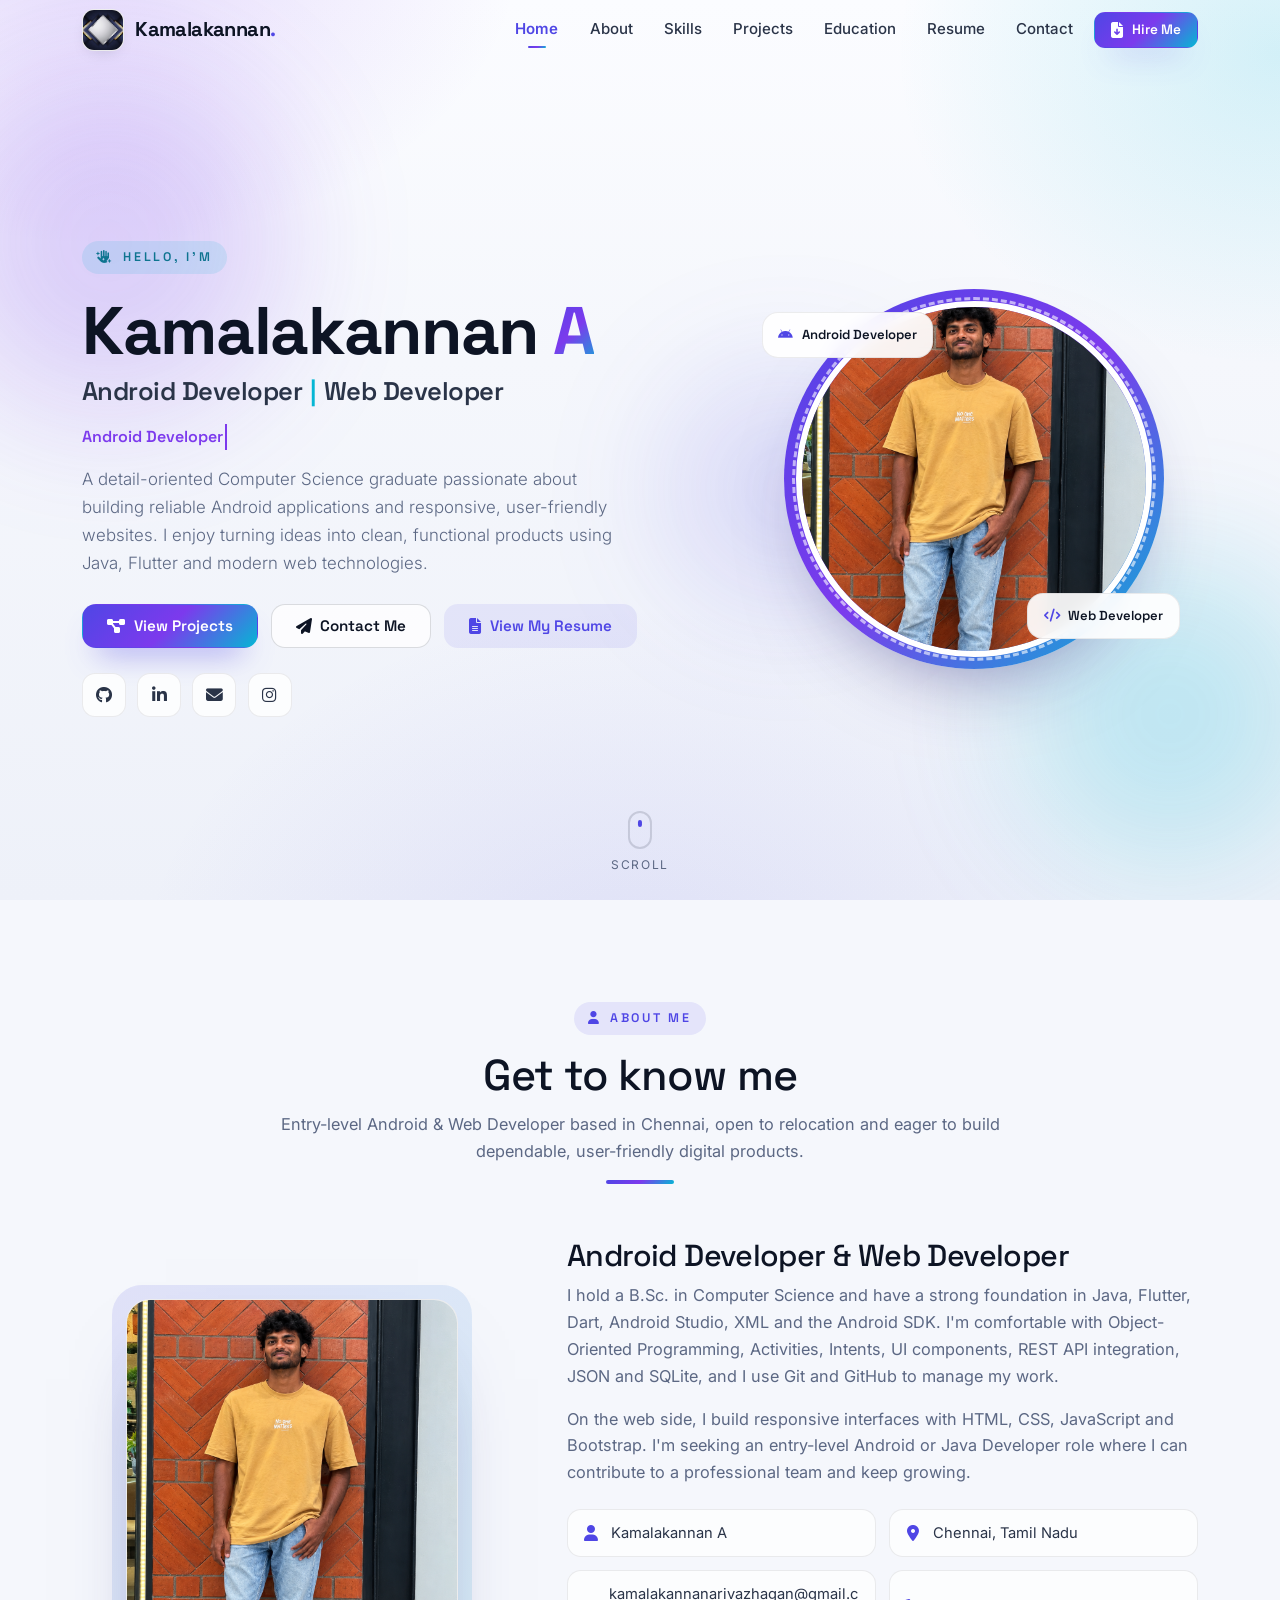
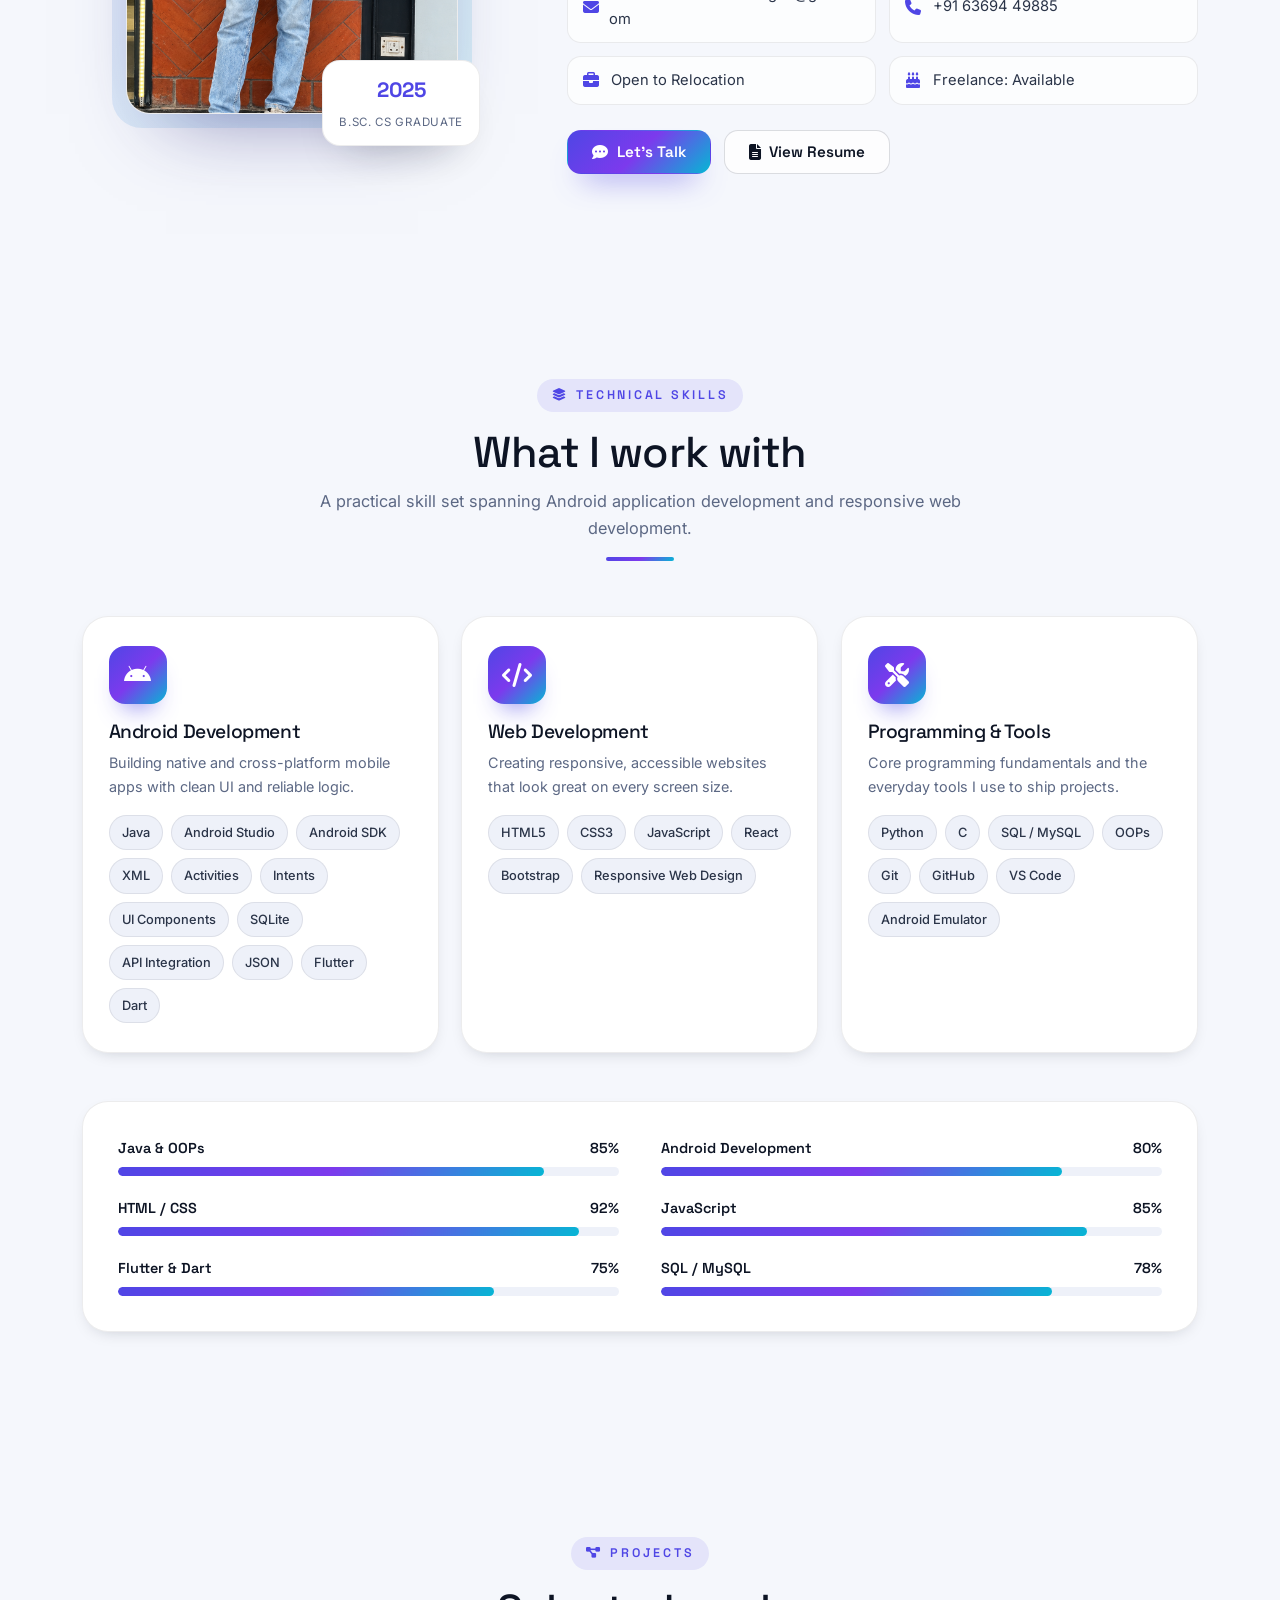
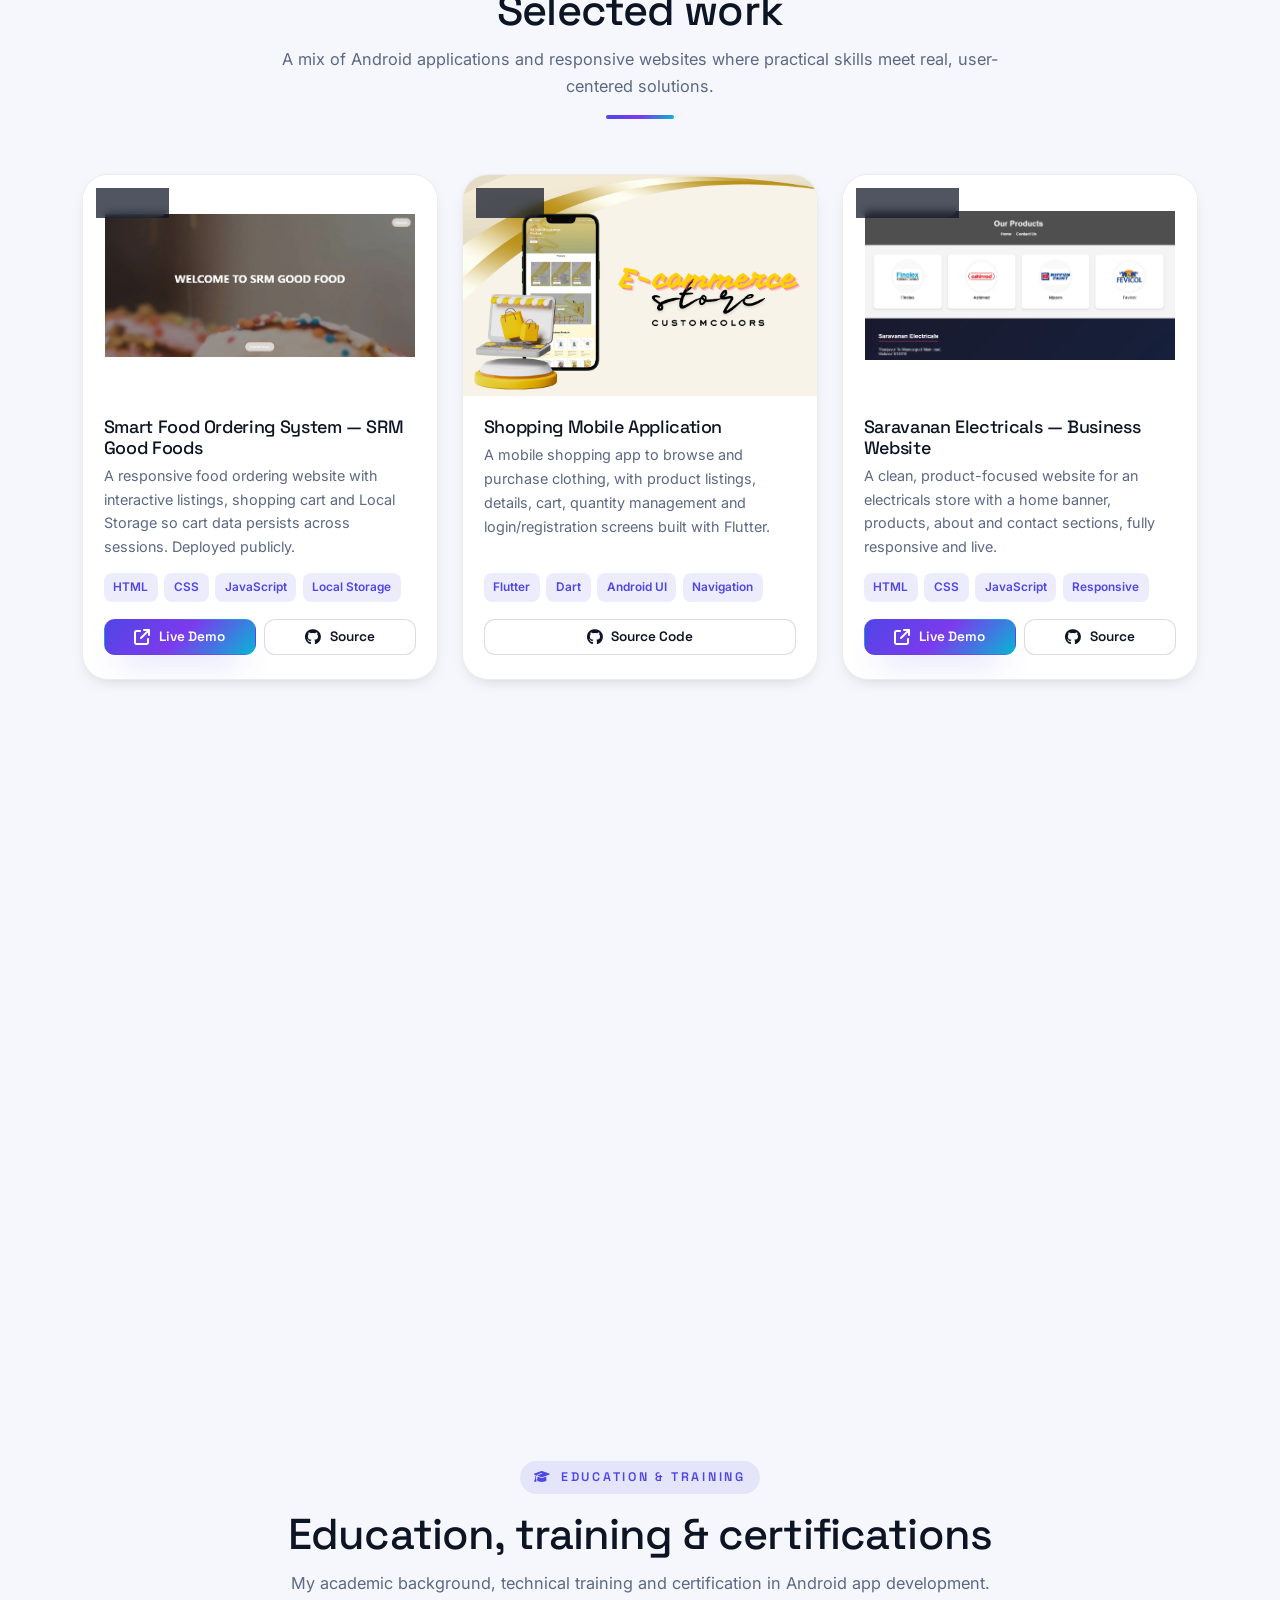
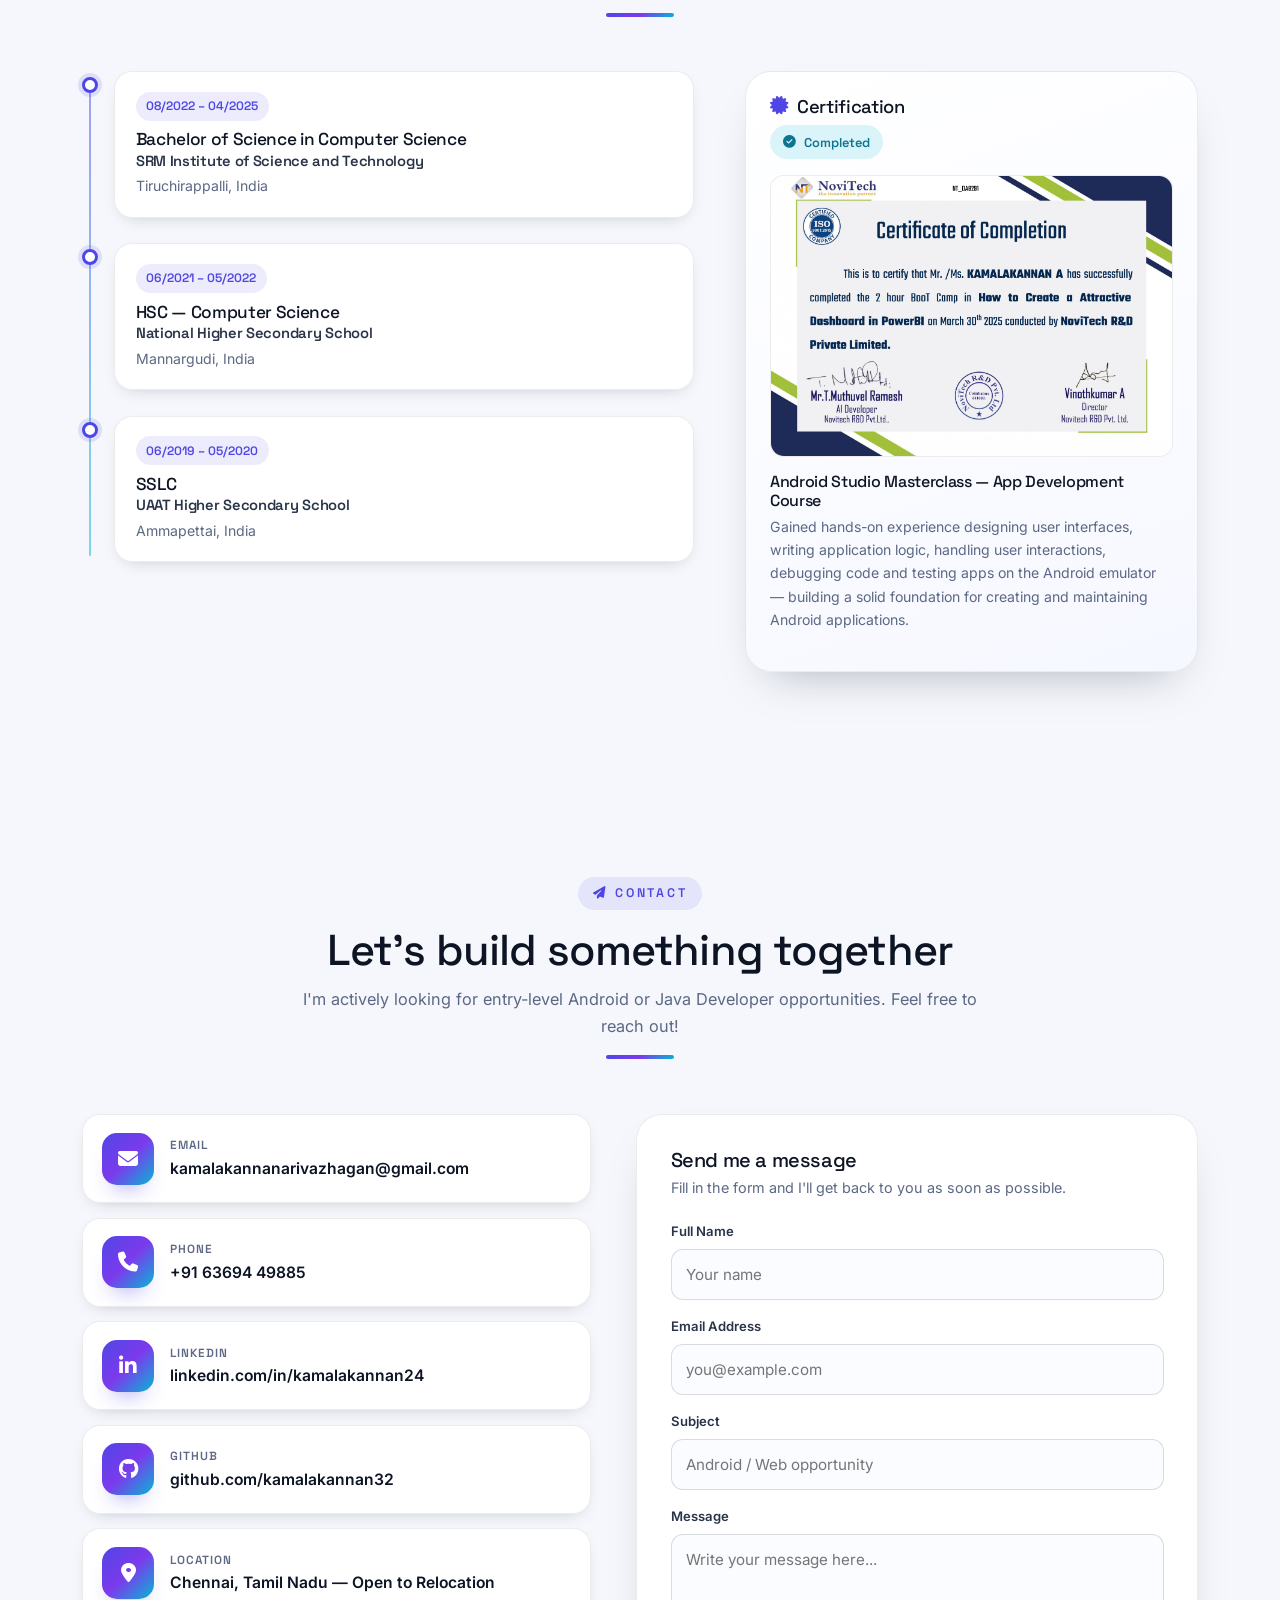
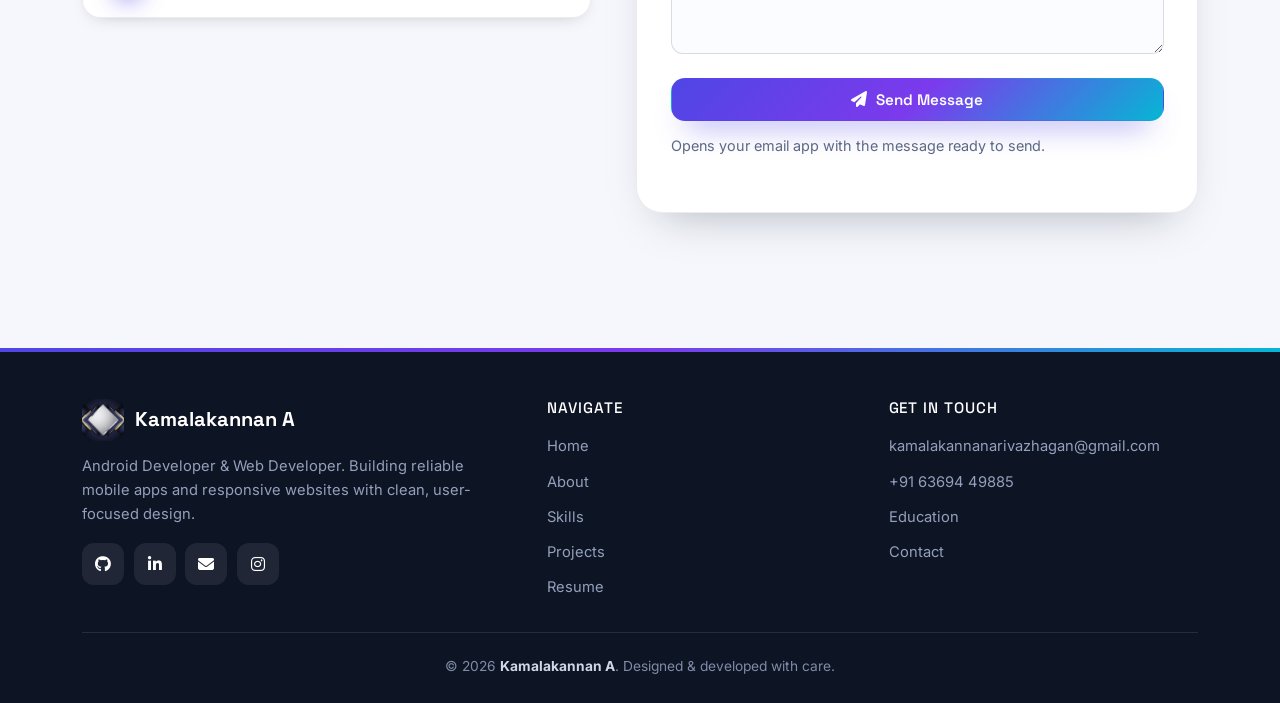
<file: index.html>
<!doctype html>
<html lang="en">

<head>
    <meta charset="utf-8">
    <meta name="viewport" content="width=device-width, initial-scale=1">
    <meta name="description"
        content="Kamalakannan A — Android Developer and Web Developer. Explore my mobile applications, responsive websites, projects and resume.">
    <meta name="author" content="Kamalakannan A">

    <title>Kamalakannan A | Android Developer &amp; Web Developer</title>

    <link rel="icon" href="pics/logo.png" type="image">
    <link rel="preconnect" href="https://fonts.googleapis.com">
    <link rel="preconnect" href="https://fonts.gstatic.com" crossorigin>
    <link
        href="https://fonts.googleapis.com/css2?family=Inter:wght@400;500;600;700&family=Space+Grotesk:wght@500;600;700&display=swap"
        rel="stylesheet">
    <link href="https://cdn.jsdelivr.net/npm/bootstrap@5.0.2/dist/css/bootstrap.min.css" rel="stylesheet"
        integrity="sha384-EVSTQN3/azprG1Anm3QDgpJLIm9Nao0Yz1ztcQTwFspd3yD65VohhpuuCOmLASjC" crossorigin="anonymous">
    <link rel="stylesheet" href="https://cdnjs.cloudflare.com/ajax/libs/font-awesome/6.5.2/css/all.min.css">
    <link rel="stylesheet" href="styles.css">
</head>

<body>
    <!-- Scroll progress -->
    <div class="scroll-progress"><span id="scrollBar"></span></div>

    <!-- ================= HEADER / NAV ================= -->
    <header class="site-header" id="siteHeader">
        <nav class="navbar navbar-expand-lg">
            <div class="container nav-inner">
                <a class="brand" href="#home">
                    <img src="pics/logo.png" class="brand-logo" alt="Kamalakannan logo">
                    <span>Kamalakannan<span class="dot">.</span></span>
                </a>

                <button class="navbar-toggler" type="button" data-bs-toggle="collapse" data-bs-target="#navMenu"
                    aria-controls="navMenu" aria-expanded="false" aria-label="Toggle navigation">
                    <span class="navbar-toggler-icon"></span>
                </button>

                <div class="collapse navbar-collapse" id="navMenu">
                    <ul class="nav-links ms-auto">
                        <li><a href="#home" class="is-active">Home</a></li>
                        <li><a href="#about">About</a></li>
                        <li><a href="#skills">Skills</a></li>
                        <li><a href="#projects">Projects</a></li>
                        <li><a href="#education">Education</a></li>
                        <li><a href="resume.html">Resume</a></li>
                        <li><a href="#contact">Contact</a></li>
                    </ul>
                    <a href="resume.html" class="btn-x btn-primary btn-sm-x nav-cta">
                        <i class="fa-solid fa-file-arrow-down"></i> Hire Me
                    </a>
                </div>  
            
            
            </div>
        </nav>
    </header>

    <main>
        <!-- ================= HERO / HOME ================= -->
        <section class="hero" id="home">
            <span class="hero-blob b1"></span>
            <span class="hero-blob b2"></span>
            <span class="hero-blob b3"></span>

            <div class="container hero-grid">
                <div class="hero-text">
                    <span class="eyebrow"><i class="fa-solid fa-hand-sparkles"></i> Hello, I'm</span>
                    <h1>Kamalakannan <span class="gradient-text">A</span></h1>
                    <h2 class="role">
                        <span>Android Developer</span>
                        <span class="sep">|</span>
                        <span>Web Developer</span>
                    </h2>
                    <p class="type-line"><span id="typewriter"></span><span class="cursor">&nbsp;</span></p>
                    <p class="lead">
                        A detail-oriented Computer Science graduate passionate about building reliable Android
                        applications and responsive, user-friendly websites. I enjoy turning ideas into clean,
                        functional products using Java, Flutter and modern web technologies.
                    </p>

                    <div class="hero-btns">
                        <a href="#projects" class="btn-x btn-primary">
                            <i class="fa-solid fa-diagram-project"></i> View Projects
                        </a>
                        <a href="#contact" class="btn-x btn-outline">
                            <i class="fa-solid fa-paper-plane"></i> Contact Me
                        </a>
                        <a href="resume.html" class="btn-x btn-ghost">
                            <i class="fa-solid fa-file-lines"></i> View My Resume
                        </a>
                    </div>

                    <div class="hero-social">
                        <a href="https://github.com/kamalakannan32" target="_blank" rel="noopener"
                            aria-label="GitHub"><i class="fa-brands fa-github"></i></a>
                        <a href="https://www.linkedin.com/in/kamalakannan24/" target="_blank" rel="noopener"
                            aria-label="LinkedIn"><i class="fa-brands fa-linkedin-in"></i></a>
                        <a href="mailto:kamalakannanarivazhagan@gmail.com" aria-label="Email">
                            <i class="fa-solid fa-envelope"></i></a>
                        <a href="https://www.instagram.com/_kamal__24_" target="_blank" rel="noopener"
                            aria-label="Instagram"><i class="fa-brands fa-instagram"></i></a>
                    </div>
                </div>

                <div class="hero-photo">
                    <div class="photo-ring">
                        <img src="pics/kamal1.png" alt="Kamalakannan A">
                    </div>
                    <div class="float-card badge-android"><i class="fa-brands fa-android"></i> Android Developer</div>
                    <div class="float-card badge-web"><i class="fa-solid fa-code"></i> Web Developer</div>
                </div>
            </div>

            <a href="#about" class="scroll-cue" aria-label="Scroll down">
                <span class="mouse"></span>
                Scroll
            </a>
        </section>

        <!-- ================= ABOUT ================= -->
        <section class="section" id="about">
            <div class="container">
                <div class="section-head reveal">
                    <span class="eyebrow"><i class="fa-solid fa-user"></i> About Me</span>
                    <h2>Get to know me</h2>
                    <p>Entry-level Android &amp; Web Developer based in Chennai, open to relocation and eager to build
                        dependable, user-friendly digital products.</p>
                    <div class="under-line"></div>
                </div>

                <div class="about-grid">
                    <div class="about-photo reveal d1">
                        <div class="frame-wrap">
                            <div class="frame">
                                <img src="pics/kamal1.png" alt="Kamalakannan A profile photo">
                            </div>
                            <div class="exp-badge">
                                <strong>2025</strong>
                                <span>B.Sc. CS Graduate</span>
                            </div>
                        </div>
                    </div>

                    <div class="about-content reveal d2">
                        <h3>Android Developer &amp; Web Developer</h3>
                        <p>
                            I hold a B.Sc. in Computer Science and have a strong foundation in Java, Flutter, Dart,
                            Android Studio, XML and the Android SDK. I'm comfortable with Object-Oriented Programming,
                            Activities, Intents, UI components, REST API integration, JSON and SQLite, and I use Git and
                            GitHub to manage my work.
                        </p>
                        <p>
                            On the web side, I build responsive interfaces with HTML, CSS, JavaScript and Bootstrap.
                            I'm seeking an entry-level Android or Java Developer role where I can contribute to a
                            professional team and keep growing.
                        </p>

                        <ul class="info-grid">
                            <li><i class="fa-solid fa-user"></i> Kamalakannan A</li>
                            <li><i class="fa-solid fa-location-dot"></i> Chennai, Tamil Nadu</li>
                            <li><i class="fa-solid fa-envelope"></i> kamalakannanarivazhagan@gmail.com</li>
                            <li><i class="fa-solid fa-phone"></i> +91 63694 49885</li>
                            <li><i class="fa-solid fa-briefcase"></i> Open to Relocation</li>
                            <li><i class="fa-solid fa-cake-candles"></i> Freelance: Available</li>
                        </ul>

                        <div class="about-actions">
                            <a href="#contact" class="btn-x btn-primary"><i class="fa-solid fa-comment-dots"></i> Let's
                                Talk</a>
                            <a href="resume.html" class="btn-x btn-outline"><i class="fa-solid fa-file-lines"></i> View
                                Resume</a>
                        </div>
                    </div>
                </div>
            </div>
        </section>

        <!-- ================= SKILLS ================= -->
        <section class="section" id="skills">
            <div class="container">
                <div class="section-head reveal">
                    <span class="eyebrow"><i class="fa-solid fa-layer-group"></i> Technical Skills</span>
                    <h2>What I work with</h2>
                    <p>A practical skill set spanning Android application development and responsive web development.</p>
                    <div class="under-line"></div>
                </div>

                <div class="skills-grid">
                    <article class="skill-card reveal d1">
                        <div class="skill-icon"><i class="fa-brands fa-android"></i></div>
                        <h3>Android Development</h3>
                        <p>Building native and cross-platform mobile apps with clean UI and reliable logic.</p>
                        <div class="chips">
                            <span class="chip">Java</span>
                            <span class="chip">Android Studio</span>
                            <span class="chip">Android SDK</span>
                            <span class="chip">XML</span>
                            <span class="chip">Activities</span>
                            <span class="chip">Intents</span>
                            <span class="chip">UI Components</span>
                            <span class="chip">SQLite</span>
                            <span class="chip">API Integration</span>
                            <span class="chip">JSON</span>
                            <span class="chip">Flutter</span>
                            <span class="chip">Dart</span>
                        </div>
                    </article>

                    <article class="skill-card reveal d2">
                        <div class="skill-icon"><i class="fa-solid fa-code"></i></div>
                        <h3>Web Development</h3>
                        <p>Creating responsive, accessible websites that look great on every screen size.</p>
                        <div class="chips">
                            <span class="chip">HTML5</span>
                            <span class="chip">CSS3</span>
                            <span class="chip">JavaScript</span>
                            <span class="chip">React</span>
                            <span class="chip">Bootstrap</span>
                            <span class="chip">Responsive Web Design</span>
                        </div>
                    </article>

                    <article class="skill-card reveal d3">
                        <div class="skill-icon"><i class="fa-solid fa-screwdriver-wrench"></i></div>
                        <h3>Programming &amp; Tools</h3>
                        <p>Core programming fundamentals and the everyday tools I use to ship projects.</p>
                        <div class="chips">
                            <span class="chip">Python</span>
                            <span class="chip">C</span>
                            <span class="chip">SQL / MySQL</span>
                            <span class="chip">OOPs</span>
                            <span class="chip">Git</span>
                            <span class="chip">GitHub</span>
                            <span class="chip">VS Code</span>
                            <span class="chip">Android Emulator</span>
                        </div>
                    </article>
                </div>

                <div class="bars reveal d2">
                    <div class="bar-item">
                        <div class="bar-top"><span>Java &amp; OOPs</span><span>85%</span></div>
                        <div class="bar-track">
                            <div class="bar-fill" data-width="85"></div>
                        </div>
                    </div>
                    <div class="bar-item">
                        <div class="bar-top"><span>Android Development</span><span>80%</span></div>
                        <div class="bar-track">
                            <div class="bar-fill" data-width="80"></div>
                        </div>
                    </div>
                    <div class="bar-item">
                        <div class="bar-top"><span>HTML / CSS</span><span>92%</span></div>
                        <div class="bar-track">
                            <div class="bar-fill" data-width="92"></div>
                        </div>
                    </div>
                    <div class="bar-item">
                        <div class="bar-top"><span>JavaScript</span><span>85%</span></div>
                        <div class="bar-track">
                            <div class="bar-fill" data-width="85"></div>
                        </div>
                    </div>
                    <div class="bar-item">
                        <div class="bar-top"><span>Flutter &amp; Dart</span><span>75%</span></div>
                        <div class="bar-track">
                            <div class="bar-fill" data-width="75"></div>
                        </div>
                    </div>
                    <div class="bar-item">
                        <div class="bar-top"><span>SQL / MySQL</span><span>78%</span></div>
                        <div class="bar-track">
                            <div class="bar-fill" data-width="78"></div>
                        </div>
                    </div>
                </div>
            </div>
        </section>

        <!-- ================= PROJECTS ================= -->
        <section class="section" id="projects">
            <div class="container">
                <div class="section-head reveal">
                    <span class="eyebrow"><i class="fa-solid fa-diagram-project"></i> Projects</span>
                    <h2>Selected work</h2>
                    <p>A mix of Android applications and responsive websites where practical skills meet real,
                        user-centered solutions.</p>
                    <div class="under-line"></div>
                </div>

                <div class="projects-grid">
                    <!-- SRM Good Foods -->
                    <article class="project-card reveal d1">
                        <div class="project-media contain">
                            <span class="project-tag">Web App</span>
                            <img src="pics/food logo.png" alt="SRM Good Food ordering website">
                        </div>
                        <div class="project-body">
                            <h3>Smart Food Ordering System — SRM Good Foods</h3>
                            <p>A responsive food ordering website with interactive listings, shopping cart and Local
                                Storage so cart data persists across sessions. Deployed publicly.</p>
                            <div class="tech-tags">
                                <span>HTML</span><span>CSS</span><span>JavaScript</span><span>Local Storage</span>
                            </div>
                            <div class="project-links">
                                <a href="https://srmgoodfoods.netlify.app/" target="_blank" rel="noopener"
                                    class="btn-x btn-primary btn-sm-x"><i class="fa-solid fa-arrow-up-right-from-square"></i>
                                    Live Demo</a>
                                <a href="https://github.com/kamalakannan32/srmgoodfoods" target="_blank" rel="noopener"
                                    class="btn-x btn-outline btn-sm-x"><i class="fa-brands fa-github"></i> Source</a>
                            </div>
                        </div>
                    </article>

                    <!-- Shopping App -->
                    <article class="project-card reveal d2">
                        <div class="project-media">
                            <span class="project-tag">Android</span>
                            <img src="pics/E-commerce.jpg" alt="Shopping mobile application">
                        </div>
                        <div class="project-body">
                            <h3>Shopping Mobile Application</h3>
                            <p>A mobile shopping app to browse and purchase clothing, with product listings, details,
                                cart, quantity management and login/registration screens built with Flutter.</p>
                            <div class="tech-tags">
                                <span>Flutter</span><span>Dart</span><span>Android UI</span><span>Navigation</span>
                            </div>
                            <div class="project-links">
                                <a href="https://github.com/kamalakannan32/Shopping-app" target="_blank" rel="noopener"
                                    class="btn-x btn-outline btn-sm-x"><i class="fa-brands fa-github"></i> Source Code</a>
                            </div>
                        </div>
                    </article>

                    <!-- Saravanan Electricals -->
                    <article class="project-card reveal d3">
                        <div class="project-media contain">
                            <span class="project-tag">Business Site</span>
                            <img src="pics/saravanan logo.png" alt="Saravanan Electricals website">
                        </div>
                        <div class="project-body">
                            <h3>Saravanan Electricals — Business Website</h3>
                            <p>A clean, product-focused website for an electricals store with a home banner, products,
                                about and contact sections, fully responsive and live.</p>
                            <div class="tech-tags">
                                <span>HTML</span><span>CSS</span><span>JavaScript</span><span>Responsive</span>
                            </div>
                            <div class="project-links">
                                <a href="https://kamalakannan32.github.io/saravanan_electricals/" target="_blank"
                                    rel="noopener" class="btn-x btn-primary btn-sm-x"><i
                                        class="fa-solid fa-arrow-up-right-from-square"></i> Live Demo</a>
                                <a href="https://github.com/kamalakannan32/saravanan_electricals" target="_blank"
                                    rel="noopener" class="btn-x btn-outline btn-sm-x"><i class="fa-brands fa-github"></i>
                                    Source</a>
                            </div>
                        </div>
                    </article>

                    <!-- Travel -->
                    <article class="project-card reveal d1">
                        <div class="project-media">
                            <span class="project-tag">Landing Page</span>
                            <img src="pics/travel banner.jpg" alt="Travel website landing page">
                        </div>
                        <div class="project-body">
                            <h3>Travel Booking Landing Page</h3>
                            <p>A visually rich travel landing page featuring destination highlights and a modern,
                                responsive layout that adapts smoothly from desktop to mobile.</p>
                            <div class="tech-tags">
                                <span>HTML</span><span>CSS</span><span>JavaScript</span><span>Responsive</span>
                            </div>
                            <div class="project-links">
                                <a href="https://github.com/kamalakannan32" target="_blank" rel="noopener"
                                    class="btn-x btn-outline btn-sm-x"><i class="fa-brands fa-github"></i> GitHub</a>
                            </div>
                        </div>
                    </article>

                    <!-- Car -->
                    <article class="project-card reveal d2">
                        <div class="project-media">
                            <span class="project-tag">Showcase</span>
                            <img src="pics/car.jpg" alt="Car showcase website">
                        </div>
                        <div class="project-body">
                            <h3>Car Showcase Website</h3>
                            <p>A sleek car showcase page with a strong hero section and card-based layout, built to
                                present vehicles clearly across all screen sizes.</p>
                            <div class="tech-tags">
                                <span>HTML</span><span>CSS</span><span>JavaScript</span><span>Responsive</span>
                            </div>
                            <div class="project-links">
                                <a href="https://github.com/kamalakannan32" target="_blank" rel="noopener"
                                    class="btn-x btn-outline btn-sm-x"><i class="fa-brands fa-github"></i> GitHub</a>
                            </div>
                        </div>
                    </article>

                    <!-- Jewellery -->
                    <article class="project-card reveal d3">
                        <div class="project-media">
                            <span class="project-tag">E-commerce</span>
                            <img src="pics/jewellery banner.jpg" alt="Jewellery store website">
                        </div>
                        <div class="project-body">
                            <h3>Jewellery Store Website</h3>
                            <p>An elegant jewellery storefront with a premium banner and product-focused sections,
                                designed with a responsive, mobile-first approach.</p>
                            <div class="tech-tags">
                                <span>HTML</span><span>CSS</span><span>JavaScript</span><span>Responsive</span>
                            </div>
                            <div class="project-links">
                                <a href="https://github.com/kamalakannan32" target="_blank" rel="noopener"
                                    class="btn-x btn-outline btn-sm-x"><i class="fa-brands fa-github"></i> GitHub</a>
                            </div>
                        </div>
                    </article>
                </div>

                <div class="text-center mt-4 reveal">
                    <a href="https://github.com/kamalakannan32?tab=repositories" target="_blank" rel="noopener"
                        class="btn-x btn-outline">
                        <i class="fa-brands fa-github"></i> View more on GitHub
                    </a>
                </div>
            </div>
        </section>

        <!-- ================= EDUCATION ================= -->
        <section class="section" id="education">
            <div class="container">
                <div class="section-head reveal">
                    <span class="eyebrow"><i class="fa-solid fa-graduation-cap"></i> Education &amp; Training</span>
                    <h2>Education, training &amp; certifications</h2>
                    <p>My academic background, technical training and certification in Android app development.</p>
                    <div class="under-line"></div>
                </div>

                <div class="edu-layout">
                    <div class="timeline reveal d1">
                        <div class="tl-item">
                            <div class="tl-card">
                                <span class="period">08/2022 – 04/2025</span>
                                <h3>Bachelor of Science in Computer Science</h3>
                                <h4>SRM Institute of Science and Technology</h4>
                                <p>Tiruchirappalli, India</p>
                            </div>
                        </div>
                        <div class="tl-item">
                            <div class="tl-card">
                                <span class="period">06/2021 – 05/2022</span>
                                <h3>HSC — Computer Science</h3>
                                <h4>National Higher Secondary School</h4>
                                <p>Mannargudi, India</p>
                            </div>
                        </div>
                        <div class="tl-item">
                            <div class="tl-card">
                                <span class="period">06/2019 – 05/2020</span>
                                <h3>SSLC</h3>
                                <h4>UAAT Higher Secondary School</h4>
                                <p>Ammapettai, India</p>
                            </div>
                        </div>
                    </div>

                    <div class="cert-card reveal d2">
                        <h3><i class="fa-solid fa-certificate"></i> Certification</h3>
                        <span class="cert-badge"><i class="fa-solid fa-circle-check"></i> Completed</span>
                        <div class="cert-media">
                            <img src="pics/kamal AI.jpg" alt="Android Studio Masterclass certificate">
                        </div>
                        <h4 style="font-size:1rem; margin-bottom:0.3rem;">Android Studio Masterclass — App Development
                            Course</h4>
                        <p>
                            Gained hands-on experience designing user interfaces, writing application logic, handling
                            user interactions, debugging code and testing apps on the Android emulator — building a
                            solid foundation for creating and maintaining Android applications.
                        </p>
                    </div>
                </div>
            </div>
        </section>

        <!-- ================= CONTACT ================= -->
        <section class="section" id="contact">
            <div class="container">
                <div class="section-head reveal">
                    <span class="eyebrow"><i class="fa-solid fa-paper-plane"></i> Contact</span>
                    <h2>Let's build something together</h2>
                    <p>I'm actively looking for entry-level Android or Java Developer opportunities. Feel free to reach
                        out!</p>
                    <div class="under-line"></div>
                </div>

                <div class="contact-layout">
                    <div class="contact-info reveal d1">
                        <a class="contact-item" href="mailto:kamalakannanarivazhagan@gmail.com">
                            <span class="ci-icon"><i class="fa-solid fa-envelope"></i></span>
                            <span>
                                <small>Email</small>
                                <strong>kamalakannanarivazhagan@gmail.com</strong>
                            </span>
                        </a>
                        <a class="contact-item" href="tel:+916369449885">
                            <span class="ci-icon"><i class="fa-solid fa-phone"></i></span>
                            <span>
                                <small>Phone</small>
                                <strong>+91 63694 49885</strong>
                            </span>
                        </a>
                        <a class="contact-item" href="https://www.linkedin.com/in/kamalakannan24/" target="_blank"
                            rel="noopener">
                            <span class="ci-icon"><i class="fa-brands fa-linkedin-in"></i></span>
                            <span>
                                <small>LinkedIn</small>
                                <strong>linkedin.com/in/kamalakannan24</strong>
                            </span>
                        </a>
                        <a class="contact-item" href="https://github.com/kamalakannan32" target="_blank" rel="noopener">
                            <span class="ci-icon"><i class="fa-brands fa-github"></i></span>
                            <span>
                                <small>GitHub</small>
                                <strong>github.com/kamalakannan32</strong>
                            </span>
                        </a>
                        <div class="contact-item">
                            <span class="ci-icon"><i class="fa-solid fa-location-dot"></i></span>
                            <span>
                                <small>Location</small>
                                <strong>Chennai, Tamil Nadu — Open to Relocation</strong>
                            </span>
                        </div>
                    </div>

                    <form class="contact-form reveal d2" id="contactForm" novalidate>
                        <h3>Send me a message</h3>
                        <p>Fill in the form and I'll get back to you as soon as possible.</p>

                        <div class="field">
                            <label for="name">Full Name</label>
                            <input type="text" id="name" name="name" placeholder="Your name" required>
                        </div>
                        <div class="field">
                            <label for="email">Email Address</label>
                            <input type="email" id="email" name="email" placeholder="you@example.com" required>
                        </div>
                        <div class="field">
                            <label for="subject">Subject</label>
                            <input type="text" id="subject" name="subject" placeholder="Android / Web opportunity">
                        </div>
                        <div class="field">
                            <label for="message">Message</label>
                            <textarea id="message" name="message" placeholder="Write your message here..." required></textarea>
                        </div>

                        <button type="submit" class="btn-x btn-primary" style="width:100%;">
                            <i class="fa-solid fa-paper-plane"></i> Send Message
                        </button>
                        <p class="form-note" id="formNote">Opens your email app with the message ready to send.</p>
                    </form>
                </div>
            </div>
        </section>
    </main>

    <!-- ================= FOOTER ================= -->
    <footer class="site-footer">
        <div class="container">
            <div class="footer-grid">
                <div>
                    <div class="footer-brand">
                        <img src="pics/logo.png" alt="Kamalakannan logo">
                        <span>Kamalakannan A</span>
                    </div>
                    <p>Android Developer &amp; Web Developer. Building reliable mobile apps and responsive websites with
                        clean, user-focused design.</p>
                    <div class="footer-social">
                        <a href="https://github.com/kamalakannan32" target="_blank" rel="noopener"
                            aria-label="GitHub"><i class="fa-brands fa-github"></i></a>
                        <a href="https://www.linkedin.com/in/kamalakannan24/" target="_blank" rel="noopener"
                            aria-label="LinkedIn"><i class="fa-brands fa-linkedin-in"></i></a>
                        <a href="mailto:kamalakannanarivazhagan@gmail.com" aria-label="Email"><i
                                class="fa-solid fa-envelope"></i></a>
                        <a href="https://www.instagram.com/_kamal__24_" target="_blank" rel="noopener"
                            aria-label="Instagram"><i class="fa-brands fa-instagram"></i></a>
                    </div>
                </div>

                <div class="footer-col">
                    <h4>Navigate</h4>
                    <ul>
                        <li><a href="#home">Home</a></li>
                        <li><a href="#about">About</a></li>
                        <li><a href="#skills">Skills</a></li>
                        <li><a href="#projects">Projects</a></li>
                        <li><a href="resume.html">Resume</a></li>
                    </ul>
                </div>

                <div class="footer-col">
                    <h4>Get in touch</h4>
                    <ul>
                        <li><a href="mailto:kamalakannanarivazhagan@gmail.com">kamalakannanarivazhagan@gmail.com</a></li>
                        <li><a href="tel:+916369449885">+91 63694 49885</a></li>
                        <li><a href="#education">Education</a></li>
                        <li><a href="#contact">Contact</a></li>
                    </ul>
                </div>
            </div>

            <div class="footer-bottom">
                &copy; <span id="year"></span> <strong>Kamalakannan A</strong>. Designed &amp; developed with care.
            </div>
        </div>
    </footer>

    <script src="https://cdn.jsdelivr.net/npm/bootstrap@5.0.2/dist/js/bootstrap.bundle.min.js"
        integrity="sha384-MrcW6ZMFYlzcLA8Nl+NtUVF0sA7MsXsP1UyJoMp4YLEuNSfAP+JcXn/tWtIaxVXM"
        crossorigin="anonymous"></script>
    <script src="script.js"></script>
</body>

</html>
</file>
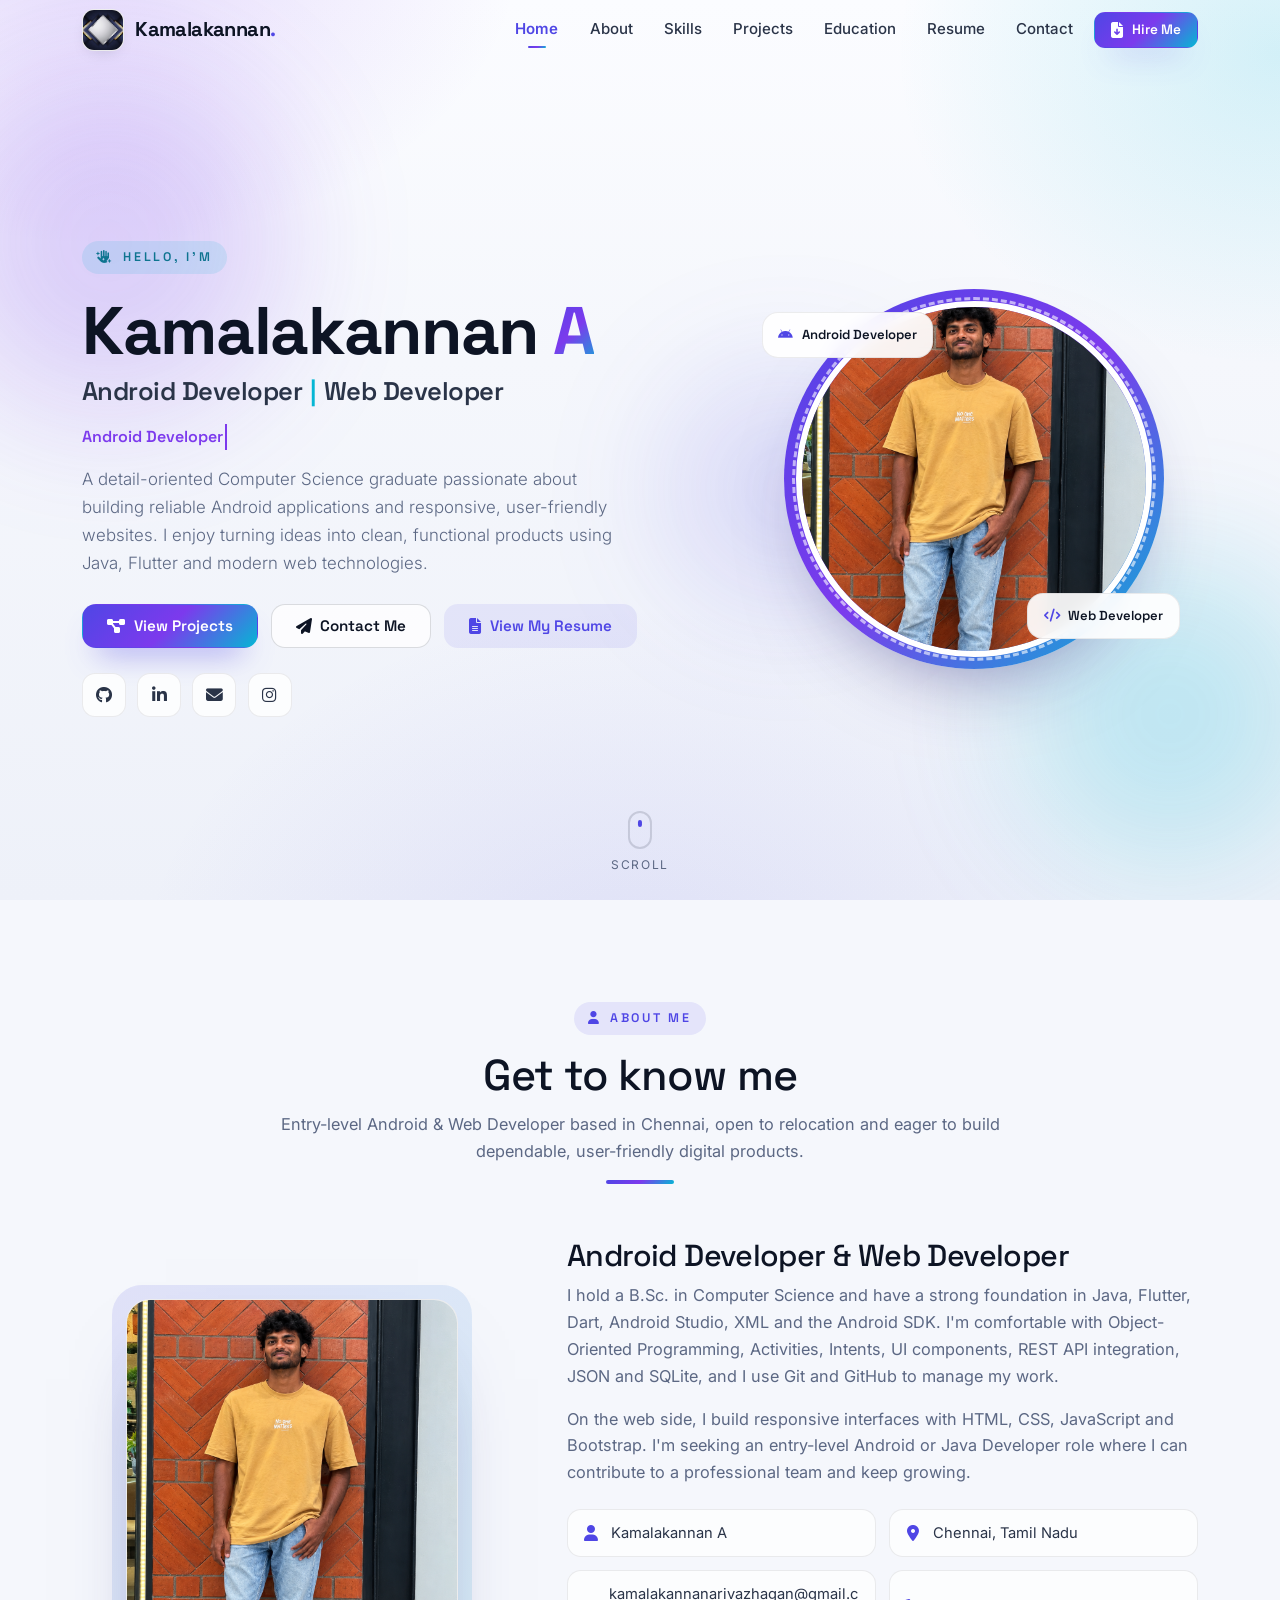
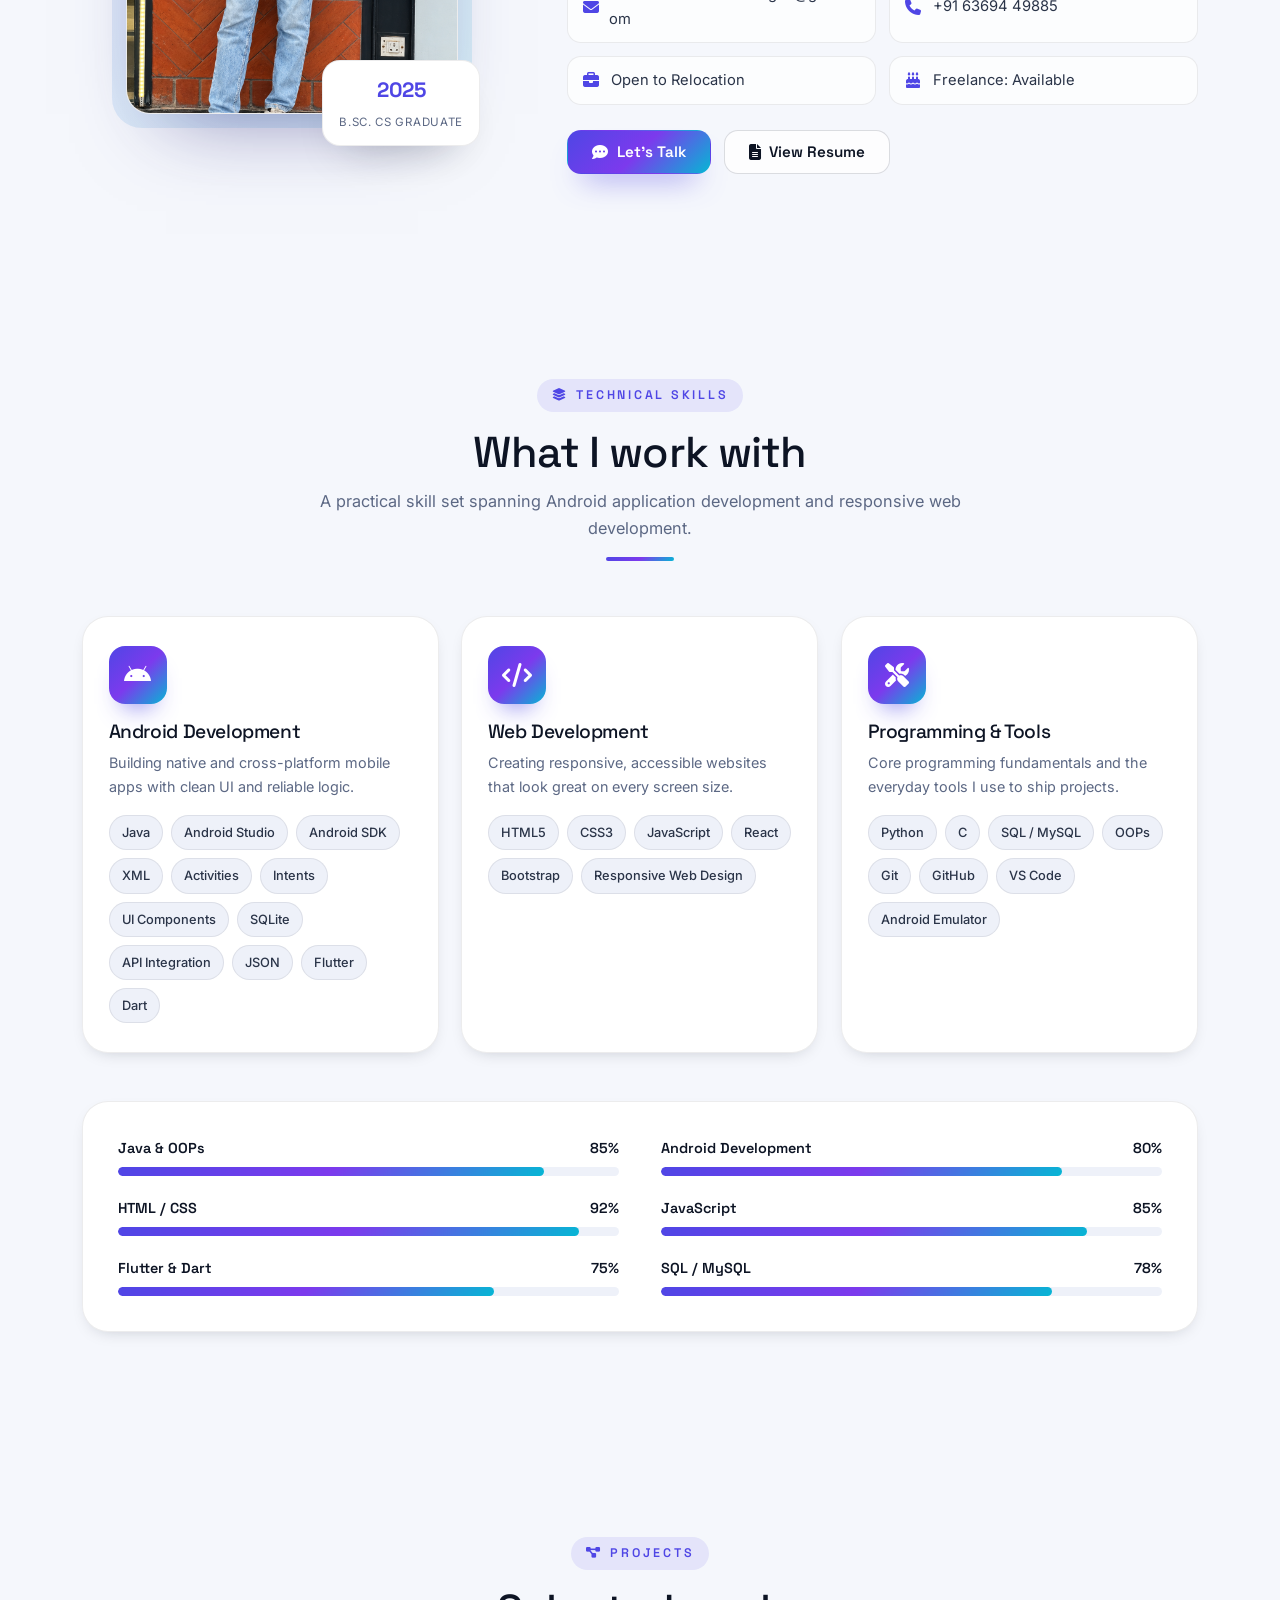
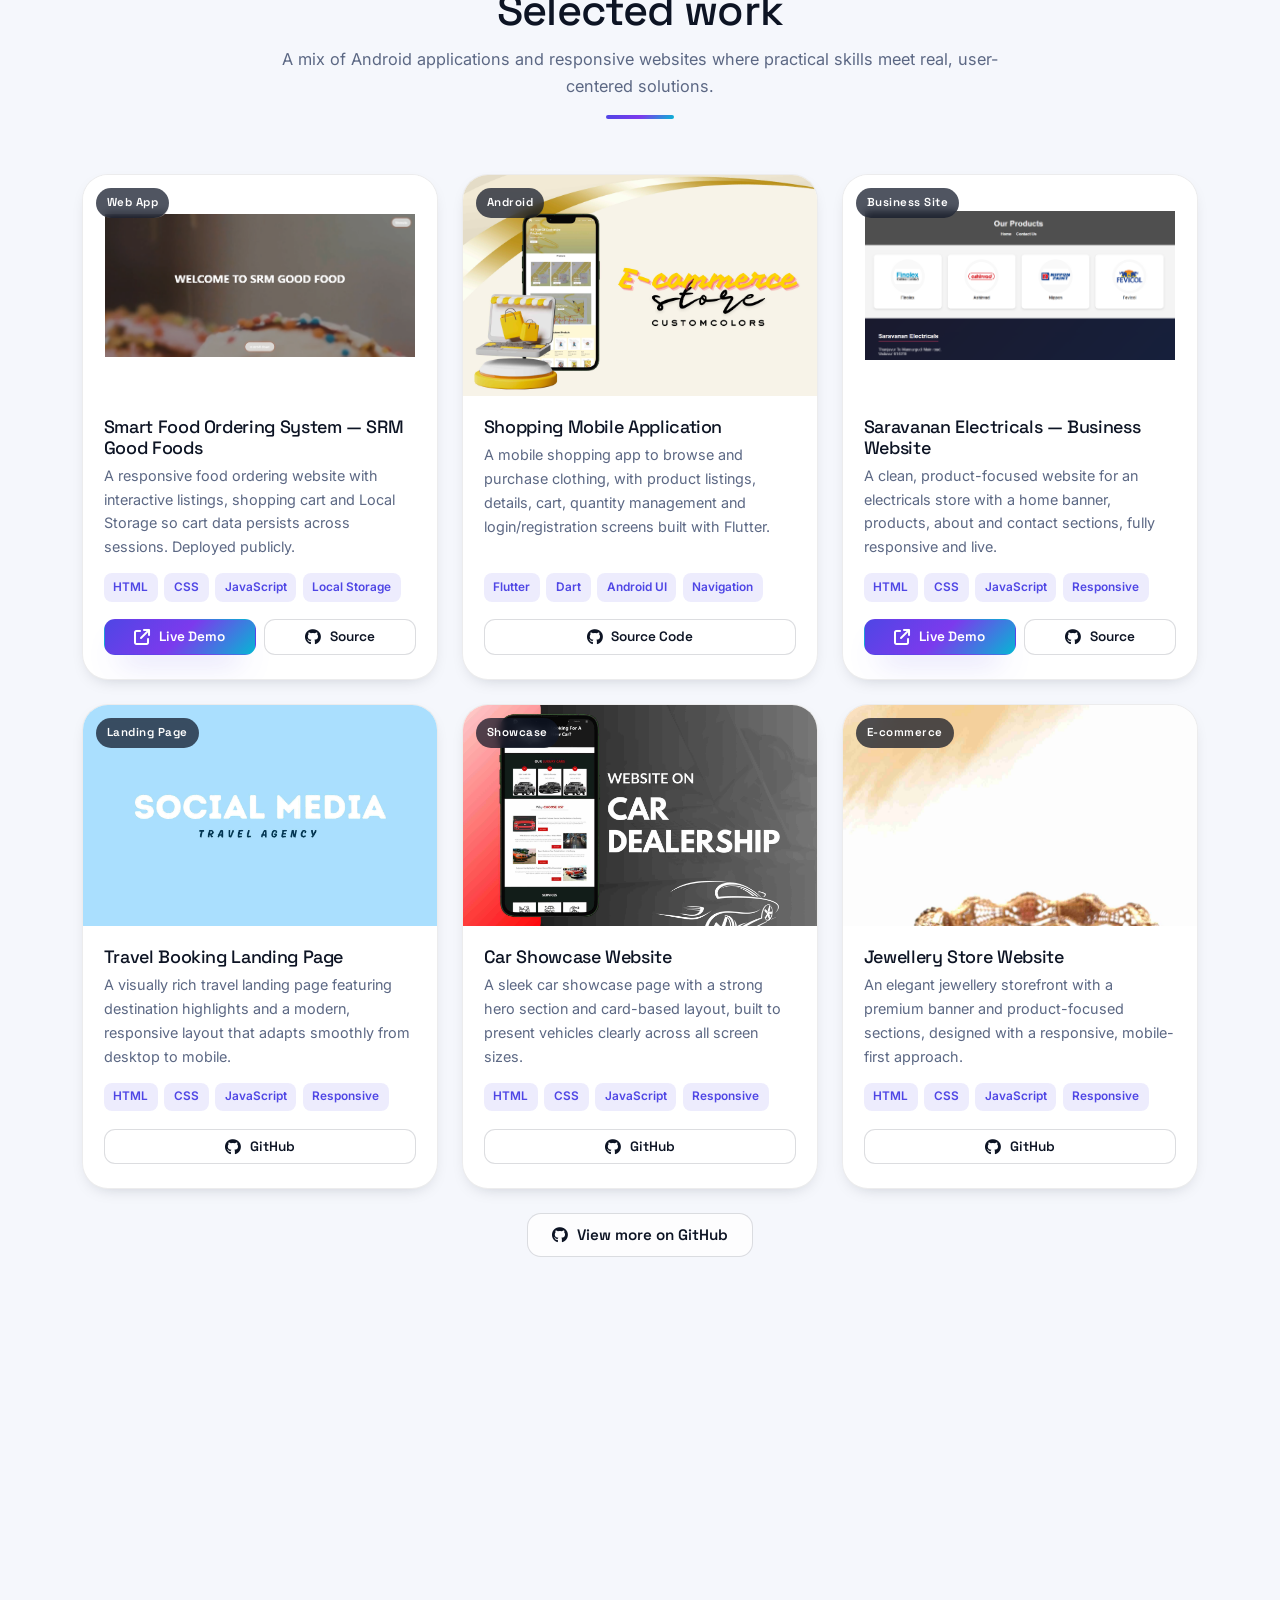
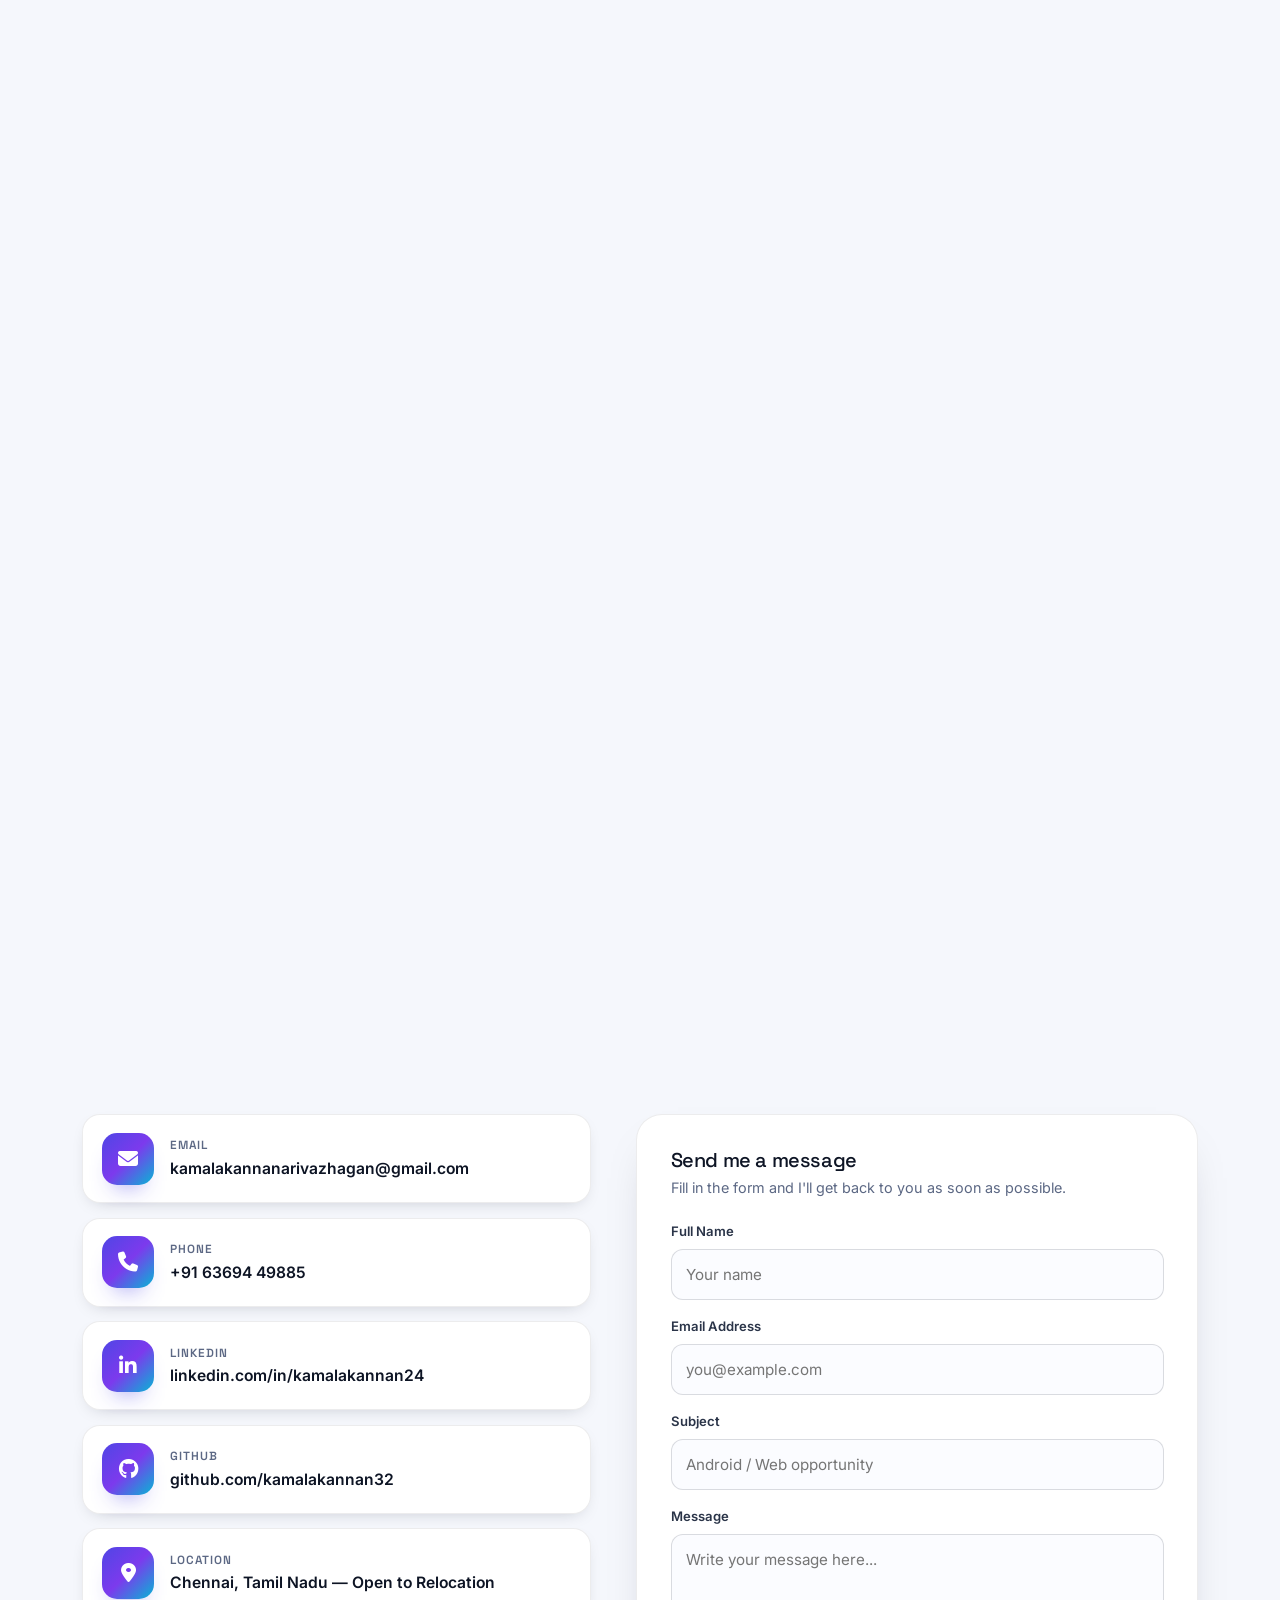
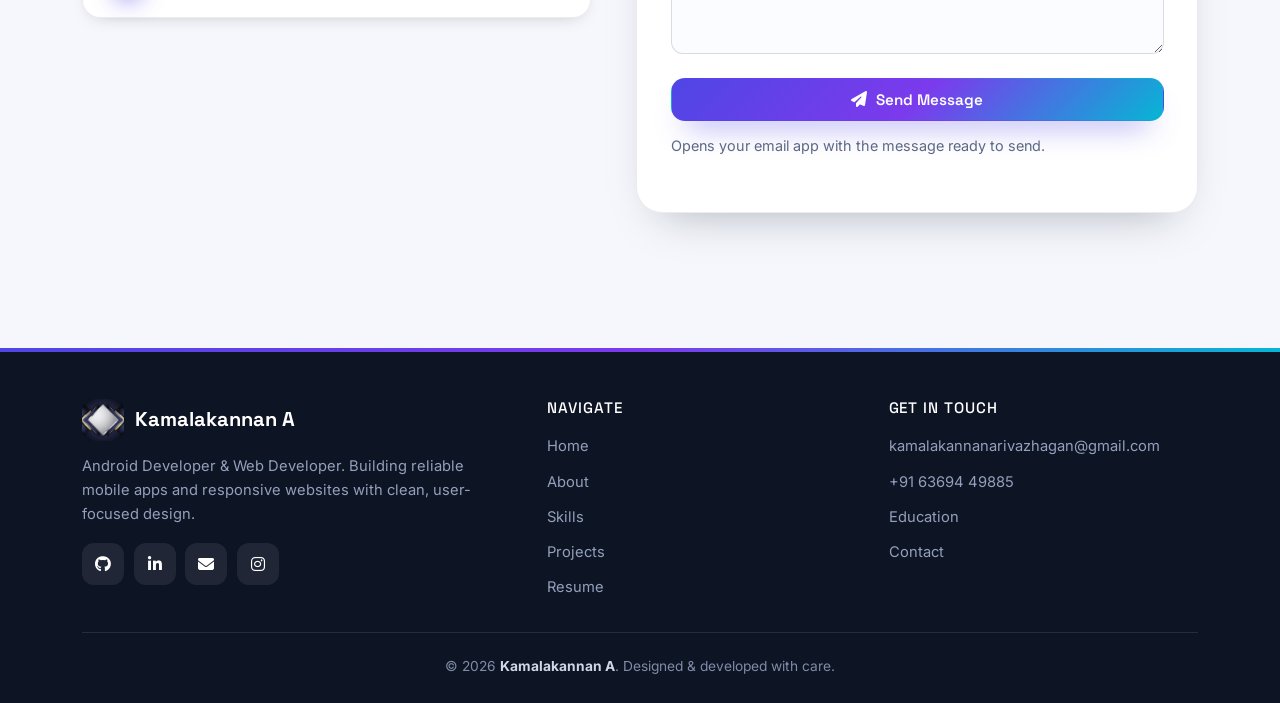
<file: Kamalakannan-portfolio-master/index.html>
<!doctype html>
<html lang="en">

<head>
    <meta charset="utf-8">
    <meta name="viewport" content="width=device-width, initial-scale=1">
    <meta name="description"
        content="Kamalakannan A — Android Developer and Web Developer. Explore my mobile applications, responsive websites, projects and resume.">
    <meta name="author" content="Kamalakannan A">

    <title>Kamalakannan A | Android Developer &amp; Web Developer</title>

    <link rel="icon" href="pics/logo.png" type="image">
    <link rel="preconnect" href="https://fonts.googleapis.com">
    <link rel="preconnect" href="https://fonts.gstatic.com" crossorigin>
    <link
        href="https://fonts.googleapis.com/css2?family=Inter:wght@400;500;600;700&family=Space+Grotesk:wght@500;600;700&display=swap"
        rel="stylesheet">
    <link href="https://cdn.jsdelivr.net/npm/bootstrap@5.0.2/dist/css/bootstrap.min.css" rel="stylesheet"
        integrity="sha384-EVSTQN3/azprG1Anm3QDgpJLIm9Nao0Yz1ztcQTwFspd3yD65VohhpuuCOmLASjC" crossorigin="anonymous">
    <link rel="stylesheet" href="https://cdnjs.cloudflare.com/ajax/libs/font-awesome/6.5.2/css/all.min.css">
    <link rel="stylesheet" href="styles.css">
</head>

<body>
    <!-- Scroll progress -->
    <div class="scroll-progress"><span id="scrollBar"></span></div>

    <!-- ================= HEADER / NAV ================= -->
    <header class="site-header" id="siteHeader">
        <nav class="navbar navbar-expand-lg">
            <div class="container nav-inner">
                <a class="brand" href="#home">
                    <img src="pics/logo.png" class="brand-logo" alt="Kamalakannan logo">
                    <span>Kamalakannan<span class="dot">.</span></span>
                </a>

                <button class="navbar-toggler" type="button" data-bs-toggle="collapse" data-bs-target="#navMenu"
                    aria-controls="navMenu" aria-expanded="false" aria-label="Toggle navigation">
                    <span class="navbar-toggler-icon"></span>
                </button>

                <div class="collapse navbar-collapse" id="navMenu">
                    <ul class="nav-links ms-auto">
                        <li><a href="#home" class="is-active">Home</a></li>
                        <li><a href="#about">About</a></li>
                        <li><a href="#skills">Skills</a></li>
                        <li><a href="#projects">Projects</a></li>
                        <li><a href="#education">Education</a></li>
                        <li><a href="resume.html">Resume</a></li>
                        <li><a href="#contact">Contact</a></li>
                    </ul>
                    <a href="resume.html" class="btn-x btn-primary btn-sm-x nav-cta">
                        <i class="fa-solid fa-file-arrow-down"></i> Hire Me
                    </a>
                </div> 
            
            </div>
        </nav>
    </header>

    <main>
        <!-- ================= HERO / HOME ================= -->
        <section class="hero" id="home">
            <span class="hero-blob b1"></span>
            <span class="hero-blob b2"></span>
            <span class="hero-blob b3"></span>

            <div class="container hero-grid">
                <div class="hero-text">
                    <span class="eyebrow"><i class="fa-solid fa-hand-sparkles"></i> Hello, I'm</span>
                    <h1>Kamalakannan <span class="gradient-text">A</span></h1>
                    <h2 class="role">
                        <span>Android Developer</span>
                        <span class="sep">|</span>
                        <span>Web Developer</span>
                    </h2>
                    <p class="type-line"><span id="typewriter"></span><span class="cursor">&nbsp;</span></p>
                    <p class="lead">
                        A detail-oriented Computer Science graduate passionate about building reliable Android
                        applications and responsive, user-friendly websites. I enjoy turning ideas into clean,
                        functional products using Java, Flutter and modern web technologies.
                    </p>

                    <div class="hero-btns">
                        <a href="#projects" class="btn-x btn-primary">
                            <i class="fa-solid fa-diagram-project"></i> View Projects
                        </a>
                        <a href="#contact" class="btn-x btn-outline">
                            <i class="fa-solid fa-paper-plane"></i> Contact Me
                        </a>
                        <a href="resume.html" class="btn-x btn-ghost">
                            <i class="fa-solid fa-file-lines"></i> View My Resume
                        </a>
                    </div>

                    <div class="hero-social">
                        <a href="https://github.com/kamalakannan32" target="_blank" rel="noopener"
                            aria-label="GitHub"><i class="fa-brands fa-github"></i></a>
                        <a href="https://www.linkedin.com/in/kamalakannan24/" target="_blank" rel="noopener"
                            aria-label="LinkedIn"><i class="fa-brands fa-linkedin-in"></i></a>
                        <a href="mailto:kamalakannanarivazhagan@gmail.com" aria-label="Email">
                            <i class="fa-solid fa-envelope"></i></a>
                        <a href="https://www.instagram.com/_kamal__24_" target="_blank" rel="noopener"
                            aria-label="Instagram"><i class="fa-brands fa-instagram"></i></a>
                    </div>
                </div>

                <div class="hero-photo">
                    <div class="photo-ring">
                        <img src="pics/kamal1.png" alt="Kamalakannan A">
                    </div>
                    <div class="float-card badge-android"><i class="fa-brands fa-android"></i> Android Developer</div>
                    <div class="float-card badge-web"><i class="fa-solid fa-code"></i> Web Developer</div>
                </div>
            </div>

            <a href="#about" class="scroll-cue" aria-label="Scroll down">
                <span class="mouse"></span>
                Scroll
            </a>
        </section>

        <!-- ================= ABOUT ================= -->
        <section class="section" id="about">
            <div class="container">
                <div class="section-head reveal">
                    <span class="eyebrow"><i class="fa-solid fa-user"></i> About Me</span>
                    <h2>Get to know me</h2>
                    <p>Entry-level Android &amp; Web Developer based in Chennai, open to relocation and eager to build
                        dependable, user-friendly digital products.</p>
                    <div class="under-line"></div>
                </div>

                <div class="about-grid">
                    <div class="about-photo reveal d1">
                        <div class="frame-wrap">
                            <div class="frame">
                                <img src="pics/kamal1.png" alt="Kamalakannan A profile photo">
                            </div>
                            <div class="exp-badge">
                                <strong>2025</strong>
                                <span>B.Sc. CS Graduate</span>
                            </div>
                        </div>
                    </div>

                    <div class="about-content reveal d2">
                        <h3>Android Developer &amp; Web Developer</h3>
                        <p>
                            I hold a B.Sc. in Computer Science and have a strong foundation in Java, Flutter, Dart,
                            Android Studio, XML and the Android SDK. I'm comfortable with Object-Oriented Programming,
                            Activities, Intents, UI components, REST API integration, JSON and SQLite, and I use Git and
                            GitHub to manage my work.
                        </p>
                        <p>
                            On the web side, I build responsive interfaces with HTML, CSS, JavaScript and Bootstrap.
                            I'm seeking an entry-level Android or Java Developer role where I can contribute to a
                            professional team and keep growing.
                        </p>

                        <ul class="info-grid">
                            <li><i class="fa-solid fa-user"></i> Kamalakannan A</li>
                            <li><i class="fa-solid fa-location-dot"></i> Chennai, Tamil Nadu</li>
                            <li><i class="fa-solid fa-envelope"></i> kamalakannanarivazhagan@gmail.com</li>
                            <li><i class="fa-solid fa-phone"></i> +91 63694 49885</li>
                            <li><i class="fa-solid fa-briefcase"></i> Open to Relocation</li>
                            <li><i class="fa-solid fa-cake-candles"></i> Freelance: Available</li>
                        </ul>

                        <div class="about-actions">
                            <a href="#contact" class="btn-x btn-primary"><i class="fa-solid fa-comment-dots"></i> Let's
                                Talk</a>
                            <a href="resume.html" class="btn-x btn-outline"><i class="fa-solid fa-file-lines"></i> View
                                Resume</a>
                        </div>
                    </div>
                </div>
            </div>
        </section>

        <!-- ================= SKILLS ================= -->
        <section class="section" id="skills">
            <div class="container">
                <div class="section-head reveal">
                    <span class="eyebrow"><i class="fa-solid fa-layer-group"></i> Technical Skills</span>
                    <h2>What I work with</h2>
                    <p>A practical skill set spanning Android application development and responsive web development.</p>
                    <div class="under-line"></div>
                </div>

                <div class="skills-grid">
                    <article class="skill-card reveal d1">
                        <div class="skill-icon"><i class="fa-brands fa-android"></i></div>
                        <h3>Android Development</h3>
                        <p>Building native and cross-platform mobile apps with clean UI and reliable logic.</p>
                        <div class="chips">
                            <span class="chip">Java</span>
                            <span class="chip">Android Studio</span>
                            <span class="chip">Android SDK</span>
                            <span class="chip">XML</span>
                            <span class="chip">Activities</span>
                            <span class="chip">Intents</span>
                            <span class="chip">UI Components</span>
                            <span class="chip">SQLite</span>
                            <span class="chip">API Integration</span>
                            <span class="chip">JSON</span>
                            <span class="chip">Flutter</span>
                            <span class="chip">Dart</span>
                        </div>
                    </article>

                    <article class="skill-card reveal d2">
                        <div class="skill-icon"><i class="fa-solid fa-code"></i></div>
                        <h3>Web Development</h3>
                        <p>Creating responsive, accessible websites that look great on every screen size.</p>
                        <div class="chips">
                            <span class="chip">HTML5</span>
                            <span class="chip">CSS3</span>
                            <span class="chip">JavaScript</span>
                            <span class="chip">React</span>
                            <span class="chip">Bootstrap</span>
                            <span class="chip">Responsive Web Design</span>
                        </div>
                    </article>

                    <article class="skill-card reveal d3">
                        <div class="skill-icon"><i class="fa-solid fa-screwdriver-wrench"></i></div>
                        <h3>Programming &amp; Tools</h3>
                        <p>Core programming fundamentals and the everyday tools I use to ship projects.</p>
                        <div class="chips">
                            <span class="chip">Python</span>
                            <span class="chip">C</span>
                            <span class="chip">SQL / MySQL</span>
                            <span class="chip">OOPs</span>
                            <span class="chip">Git</span>
                            <span class="chip">GitHub</span>
                            <span class="chip">VS Code</span>
                            <span class="chip">Android Emulator</span>
                        </div>
                    </article>
                </div>

                <div class="bars reveal d2">
                    <div class="bar-item">
                        <div class="bar-top"><span>Java &amp; OOPs</span><span>85%</span></div>
                        <div class="bar-track">
                            <div class="bar-fill" data-width="85"></div>
                        </div>
                    </div>
                    <div class="bar-item">
                        <div class="bar-top"><span>Android Development</span><span>80%</span></div>
                        <div class="bar-track">
                            <div class="bar-fill" data-width="80"></div>
                        </div>
                    </div>
                    <div class="bar-item">
                        <div class="bar-top"><span>HTML / CSS</span><span>92%</span></div>
                        <div class="bar-track">
                            <div class="bar-fill" data-width="92"></div>
                        </div>
                    </div>
                    <div class="bar-item">
                        <div class="bar-top"><span>JavaScript</span><span>85%</span></div>
                        <div class="bar-track">
                            <div class="bar-fill" data-width="85"></div>
                        </div>
                    </div>
                    <div class="bar-item">
                        <div class="bar-top"><span>Flutter &amp; Dart</span><span>75%</span></div>
                        <div class="bar-track">
                            <div class="bar-fill" data-width="75"></div>
                        </div>
                    </div>
                    <div class="bar-item">
                        <div class="bar-top"><span>SQL / MySQL</span><span>78%</span></div>
                        <div class="bar-track">
                            <div class="bar-fill" data-width="78"></div>
                        </div>
                    </div>
                </div>
            </div>
        </section>

        <!-- ================= PROJECTS ================= -->
        <section class="section" id="projects">
            <div class="container">
                <div class="section-head reveal">
                    <span class="eyebrow"><i class="fa-solid fa-diagram-project"></i> Projects</span>
                    <h2>Selected work</h2>
                    <p>A mix of Android applications and responsive websites where practical skills meet real,
                        user-centered solutions.</p>
                    <div class="under-line"></div>
                </div>

                <div class="projects-grid">
                    <!-- SRM Good Foods -->
                    <article class="project-card reveal d1">
                        <div class="project-media contain">
                            <span class="project-tag">Web App</span>
                            <img src="pics/food logo.png" alt="SRM Good Food ordering website">
                        </div>
                        <div class="project-body">
                            <h3>Smart Food Ordering System — SRM Good Foods</h3>
                            <p>A responsive food ordering website with interactive listings, shopping cart and Local
                                Storage so cart data persists across sessions. Deployed publicly.</p>
                            <div class="tech-tags">
                                <span>HTML</span><span>CSS</span><span>JavaScript</span><span>Local Storage</span>
                            </div>
                            <div class="project-links">
                                <a href="https://srmgoodfoods.netlify.app/" target="_blank" rel="noopener"
                                    class="btn-x btn-primary btn-sm-x"><i class="fa-solid fa-arrow-up-right-from-square"></i>
                                    Live Demo</a>
                                <a href="https://github.com/kamalakannan32/srmgoodfoods" target="_blank" rel="noopener"
                                    class="btn-x btn-outline btn-sm-x"><i class="fa-brands fa-github"></i> Source</a>
                            </div>
                        </div>
                    </article>

                    <!-- Shopping App -->
                    <article class="project-card reveal d2">
                        <div class="project-media">
                            <span class="project-tag">Android</span>
                            <img src="pics/E-commerce.jpg" alt="Shopping mobile application">
                        </div>
                        <div class="project-body">
                            <h3>Shopping Mobile Application</h3>
                            <p>A mobile shopping app to browse and purchase clothing, with product listings, details,
                                cart, quantity management and login/registration screens built with Flutter.</p>
                            <div class="tech-tags">
                                <span>Flutter</span><span>Dart</span><span>Android UI</span><span>Navigation</span>
                            </div>
                            <div class="project-links">
                                <a href="https://github.com/kamalakannan32/Shopping-app" target="_blank" rel="noopener"
                                    class="btn-x btn-outline btn-sm-x"><i class="fa-brands fa-github"></i> Source Code</a>
                            </div>
                        </div>
                    </article>

                    <!-- Saravanan Electricals -->
                    <article class="project-card reveal d3">
                        <div class="project-media contain">
                            <span class="project-tag">Business Site</span>
                            <img src="pics/saravanan logo.png" alt="Saravanan Electricals website">
                        </div>
                        <div class="project-body">
                            <h3>Saravanan Electricals — Business Website</h3>
                            <p>A clean, product-focused website for an electricals store with a home banner, products,
                                about and contact sections, fully responsive and live.</p>
                            <div class="tech-tags">
                                <span>HTML</span><span>CSS</span><span>JavaScript</span><span>Responsive</span>
                            </div>
                            <div class="project-links">
                                <a href="https://kamalakannan32.github.io/saravanan_electricals/" target="_blank"
                                    rel="noopener" class="btn-x btn-primary btn-sm-x"><i
                                        class="fa-solid fa-arrow-up-right-from-square"></i> Live Demo</a>
                                <a href="https://github.com/kamalakannan32/saravanan_electricals" target="_blank"
                                    rel="noopener" class="btn-x btn-outline btn-sm-x"><i class="fa-brands fa-github"></i>
                                    Source</a>
                            </div>
                        </div>
                    </article>

                    <!-- Travel -->
                    <article class="project-card reveal d1">
                        <div class="project-media">
                            <span class="project-tag">Landing Page</span>
                            <img src="pics/travel banner.jpg" alt="Travel website landing page">
                        </div>
                        <div class="project-body">
                            <h3>Travel Booking Landing Page</h3>
                            <p>A visually rich travel landing page featuring destination highlights and a modern,
                                responsive layout that adapts smoothly from desktop to mobile.</p>
                            <div class="tech-tags">
                                <span>HTML</span><span>CSS</span><span>JavaScript</span><span>Responsive</span>
                            </div>
                            <div class="project-links">
                                <a href="https://github.com/kamalakannan32" target="_blank" rel="noopener"
                                    class="btn-x btn-outline btn-sm-x"><i class="fa-brands fa-github"></i> GitHub</a>
                            </div>
                        </div>
                    </article>

                    <!-- Car -->
                    <article class="project-card reveal d2">
                        <div class="project-media">
                            <span class="project-tag">Showcase</span>
                            <img src="pics/car.jpg" alt="Car showcase website">
                        </div>
                        <div class="project-body">
                            <h3>Car Showcase Website</h3>
                            <p>A sleek car showcase page with a strong hero section and card-based layout, built to
                                present vehicles clearly across all screen sizes.</p>
                            <div class="tech-tags">
                                <span>HTML</span><span>CSS</span><span>JavaScript</span><span>Responsive</span>
                            </div>
                            <div class="project-links">
                                <a href="https://github.com/kamalakannan32" target="_blank" rel="noopener"
                                    class="btn-x btn-outline btn-sm-x"><i class="fa-brands fa-github"></i> GitHub</a>
                            </div>
                        </div>
                    </article>

                    <!-- Jewellery -->
                    <article class="project-card reveal d3">
                        <div class="project-media">
                            <span class="project-tag">E-commerce</span>
                            <img src="pics/jewellery banner.jpg" alt="Jewellery store website">
                        </div>
                        <div class="project-body">
                            <h3>Jewellery Store Website</h3>
                            <p>An elegant jewellery storefront with a premium banner and product-focused sections,
                                designed with a responsive, mobile-first approach.</p>
                            <div class="tech-tags">
                                <span>HTML</span><span>CSS</span><span>JavaScript</span><span>Responsive</span>
                            </div>
                            <div class="project-links">
                                <a href="https://github.com/kamalakannan32" target="_blank" rel="noopener"
                                    class="btn-x btn-outline btn-sm-x"><i class="fa-brands fa-github"></i> GitHub</a>
                            </div>
                        </div>
                    </article>
                </div>

                <div class="text-center mt-4 reveal">
                    <a href="https://github.com/kamalakannan32?tab=repositories" target="_blank" rel="noopener"
                        class="btn-x btn-outline">
                        <i class="fa-brands fa-github"></i> View more on GitHub
                    </a>
                </div>
            </div>
        </section>

        <!-- ================= EDUCATION ================= -->
        <section class="section" id="education">
            <div class="container">
                <div class="section-head reveal">
                    <span class="eyebrow"><i class="fa-solid fa-graduation-cap"></i> Education &amp; Training</span>
                    <h2>Education, training &amp; certifications</h2>
                    <p>My academic background, technical training and certification in Android app development.</p>
                    <div class="under-line"></div>
                </div>

                <div class="edu-layout">
                    <div class="timeline reveal d1">
                        <div class="tl-item">
                            <div class="tl-card">
                                <span class="period">08/2022 – 04/2025</span>
                                <h3>Bachelor of Science in Computer Science</h3>
                                <h4>SRM Institute of Science and Technology</h4>
                                <p>Tiruchirappalli, India</p>
                            </div>
                        </div>
                        <div class="tl-item">
                            <div class="tl-card">
                                <span class="period">06/2021 – 05/2022</span>
                                <h3>HSC — Computer Science</h3>
                                <h4>National Higher Secondary School</h4>
                                <p>Mannargudi, India</p>
                            </div>
                        </div>
                        <div class="tl-item">
                            <div class="tl-card">
                                <span class="period">06/2019 – 05/2020</span>
                                <h3>SSLC</h3>
                                <h4>UAAT Higher Secondary School</h4>
                                <p>Ammapettai, India</p>
                            </div>
                        </div>
                    </div>

                    <div class="cert-card reveal d2">
                        <h3><i class="fa-solid fa-certificate"></i> Certification</h3>
                        <span class="cert-badge"><i class="fa-solid fa-circle-check"></i> Completed</span>
                        <div class="cert-media">
                            <img src="pics/kamal AI.jpg" alt="Android Studio Masterclass certificate">
                        </div>
                        <h4 style="font-size:1rem; margin-bottom:0.3rem;">Android Studio Masterclass — App Development
                            Course</h4>
                        <p>
                            Gained hands-on experience designing user interfaces, writing application logic, handling
                            user interactions, debugging code and testing apps on the Android emulator — building a
                            solid foundation for creating and maintaining Android applications.
                        </p>
                    </div>
                </div>
            </div>
        </section>

        <!-- ================= CONTACT ================= -->
        <section class="section" id="contact">
            <div class="container">
                <div class="section-head reveal">
                    <span class="eyebrow"><i class="fa-solid fa-paper-plane"></i> Contact</span>
                    <h2>Let's build something together</h2>
                    <p>I'm actively looking for entry-level Android or Java Developer opportunities. Feel free to reach
                        out!</p>
                    <div class="under-line"></div>
                </div>

                <div class="contact-layout">
                    <div class="contact-info reveal d1">
                        <a class="contact-item" href="mailto:kamalakannanarivazhagan@gmail.com">
                            <span class="ci-icon"><i class="fa-solid fa-envelope"></i></span>
                            <span>
                                <small>Email</small>
                                <strong>kamalakannanarivazhagan@gmail.com</strong>
                            </span>
                        </a>
                        <a class="contact-item" href="tel:+916369449885">
                            <span class="ci-icon"><i class="fa-solid fa-phone"></i></span>
                            <span>
                                <small>Phone</small>
                                <strong>+91 63694 49885</strong>
                            </span>
                        </a>
                        <a class="contact-item" href="https://www.linkedin.com/in/kamalakannan24/" target="_blank"
                            rel="noopener">
                            <span class="ci-icon"><i class="fa-brands fa-linkedin-in"></i></span>
                            <span>
                                <small>LinkedIn</small>
                                <strong>linkedin.com/in/kamalakannan24</strong>
                            </span>
                        </a>
                        <a class="contact-item" href="https://github.com/kamalakannan32" target="_blank" rel="noopener">
                            <span class="ci-icon"><i class="fa-brands fa-github"></i></span>
                            <span>
                                <small>GitHub</small>
                                <strong>github.com/kamalakannan32</strong>
                            </span>
                        </a>
                        <div class="contact-item">
                            <span class="ci-icon"><i class="fa-solid fa-location-dot"></i></span>
                            <span>
                                <small>Location</small>
                                <strong>Chennai, Tamil Nadu — Open to Relocation</strong>
                            </span>
                        </div>
                    </div>

                    <form class="contact-form reveal d2" id="contactForm" novalidate>
                        <h3>Send me a message</h3>
                        <p>Fill in the form and I'll get back to you as soon as possible.</p>

                        <div class="field">
                            <label for="name">Full Name</label>
                            <input type="text" id="name" name="name" placeholder="Your name" required>
                        </div>
                        <div class="field">
                            <label for="email">Email Address</label>
                            <input type="email" id="email" name="email" placeholder="you@example.com" required>
                        </div>
                        <div class="field">
                            <label for="subject">Subject</label>
                            <input type="text" id="subject" name="subject" placeholder="Android / Web opportunity">
                        </div>
                        <div class="field">
                            <label for="message">Message</label>
                            <textarea id="message" name="message" placeholder="Write your message here..." required></textarea>
                        </div>

                        <button type="submit" class="btn-x btn-primary" style="width:100%;">
                            <i class="fa-solid fa-paper-plane"></i> Send Message
                        </button>
                        <p class="form-note" id="formNote">Opens your email app with the message ready to send.</p>
                    </form>
                </div>
            </div>
        </section>
    </main>

    <!-- ================= FOOTER ================= -->
    <footer class="site-footer">
        <div class="container">
            <div class="footer-grid">
                <div>
                    <div class="footer-brand">
                        <img src="pics/logo.png" alt="Kamalakannan logo">
                        <span>Kamalakannan A</span>
                    </div>
                    <p>Android Developer &amp; Web Developer. Building reliable mobile apps and responsive websites with
                        clean, user-focused design.</p>
                    <div class="footer-social">
                        <a href="https://github.com/kamalakannan32" target="_blank" rel="noopener"
                            aria-label="GitHub"><i class="fa-brands fa-github"></i></a>
                        <a href="https://www.linkedin.com/in/kamalakannan24/" target="_blank" rel="noopener"
                            aria-label="LinkedIn"><i class="fa-brands fa-linkedin-in"></i></a>
                        <a href="mailto:kamalakannanarivazhagan@gmail.com" aria-label="Email"><i
                                class="fa-solid fa-envelope"></i></a>
                        <a href="https://www.instagram.com/_kamal__24_" target="_blank" rel="noopener"
                            aria-label="Instagram"><i class="fa-brands fa-instagram"></i></a>
                    </div>
                </div>

                <div class="footer-col">
                    <h4>Navigate</h4>
                    <ul>
                        <li><a href="#home">Home</a></li>
                        <li><a href="#about">About</a></li>
                        <li><a href="#skills">Skills</a></li>
                        <li><a href="#projects">Projects</a></li>
                        <li><a href="resume.html">Resume</a></li>
                    </ul>
                </div>

                <div class="footer-col">
                    <h4>Get in touch</h4>
                    <ul>
                        <li><a href="mailto:kamalakannanarivazhagan@gmail.com">kamalakannanarivazhagan@gmail.com</a></li>
                        <li><a href="tel:+916369449885">+91 63694 49885</a></li>
                        <li><a href="#education">Education</a></li>
                        <li><a href="#contact">Contact</a></li>
                    </ul>
                </div>
            </div>

            <div class="footer-bottom">
                &copy; <span id="year"></span> <strong>Kamalakannan A</strong>. Designed &amp; developed with care.
            </div>
        </div>
    </footer>

    <script src="https://cdn.jsdelivr.net/npm/bootstrap@5.0.2/dist/js/bootstrap.bundle.min.js"
        integrity="sha384-MrcW6ZMFYlzcLA8Nl+NtUVF0sA7MsXsP1UyJoMp4YLEuNSfAP+JcXn/tWtIaxVXM"
        crossorigin="anonymous"></script>
    <script src="script.js"></script>
</body>

</html>
</file>
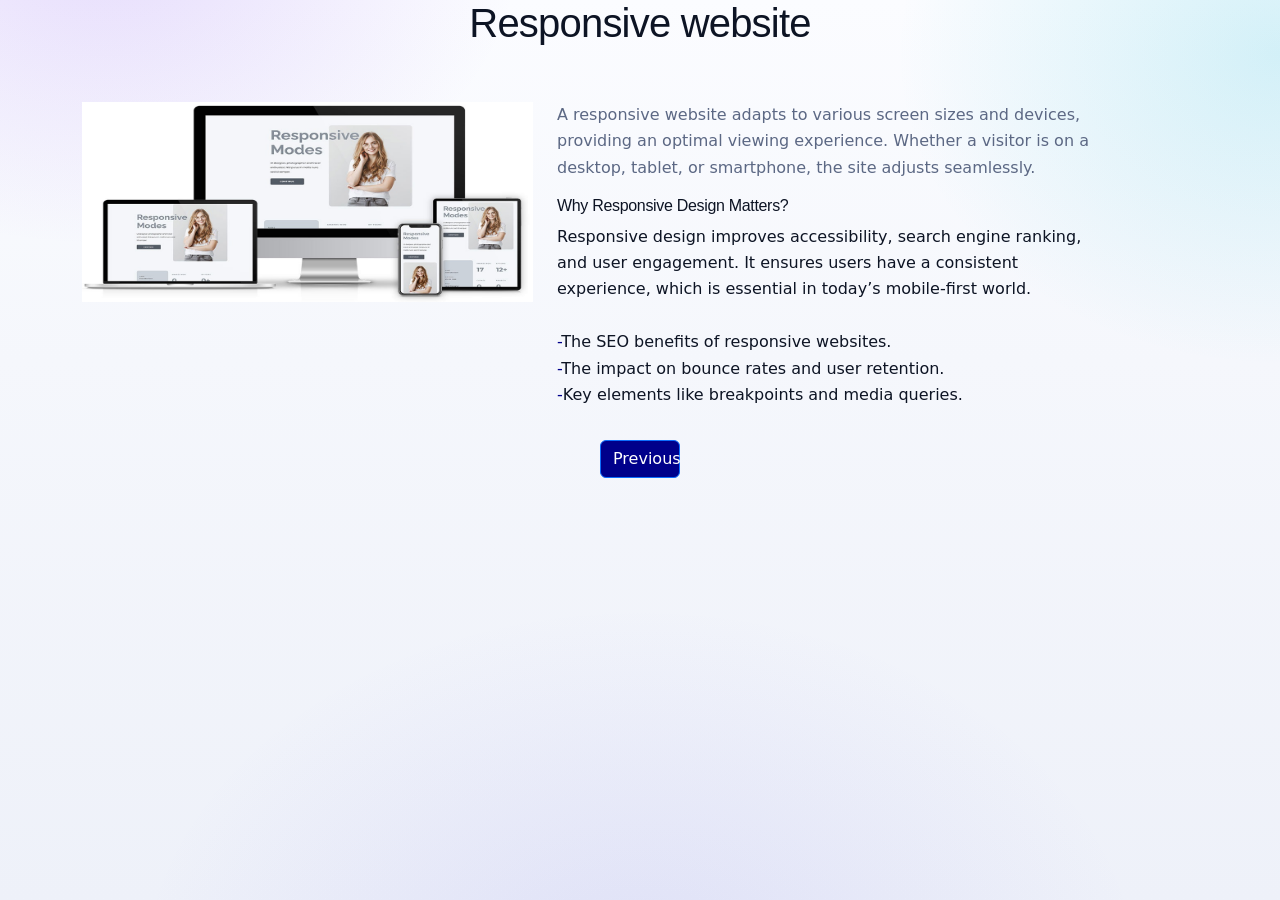
<file: responsive.html>
<!doctype html>
<html lang="en">

<head>
    <!-- Required meta tags -->
    <meta charset="utf-8">
    <meta name="viewport" content="width=device-width, initial-scale=1">

    <!-- Bootstrap CSS -->
    <link href="https://cdn.jsdelivr.net/npm/bootstrap@5.0.2/dist/css/bootstrap.min.css" rel="stylesheet"
        integrity="sha384-EVSTQN3/azprG1Anm3QDgpJLIm9Nao0Yz1ztcQTwFspd3yD65VohhpuuCOmLASjC" crossorigin="anonymous">
    <link rel="stylesheet" href="styles.css">

    <title>Responsive website</title>
</head>

<body>

    <div class="container" id="responsive">
        <h1 class="text-center">Responsive website</h1>
        <div class="row">
            <div class="col-md-5 mt-5 zoom-div text-center">
                <img src="pics/pic2.jpeg"  class="col-12 img-fluid img-responsive" alt="" style="height:200px;">
            </div>
            <div class="col-md-6 mt-5">
                <p>A responsive website adapts to various screen sizes and devices, providing an optimal viewing
                    experience. Whether a visitor is on a desktop, tablet, or smartphone, the site adjusts seamlessly.
                    <br>
                <h6>Why Responsive Design Matters?</h6>
                Responsive design improves accessibility, search engine ranking, and user engagement. It ensures
                users have a consistent experience, which is essential in today’s mobile-first world.
                <br> <br>
                <span style="color:darkblue">-</span>The SEO benefits of responsive websites. <br>
                <span style="color:darkblue">-</span>The impact on bounce rates and user retention. <br>
                <span style="color:darkblue">-</span>Key elements like breakpoints and media queries.  <br>


                </p>

            </div>
        </div>
        <center>
        <a class="btn btn-outline-primary m-3" href="index.html" style="background-color:darkblue; width:80px;color:white">Previous</a>
    </center>


    </div>
    <script src="https://cdn.jsdelivr.net/npm/bootstrap@5.0.2/dist/js/bootstrap.bundle.min.js"
        integrity="sha384-MrcW6ZMFYlzcLA8Nl+NtUVF0sA7MsXsP1UyJoMp4YLEuNSfAP+JcXn/tWtIaxVXM"
        crossorigin="anonymous"></script>
</body>

</html>
</file>
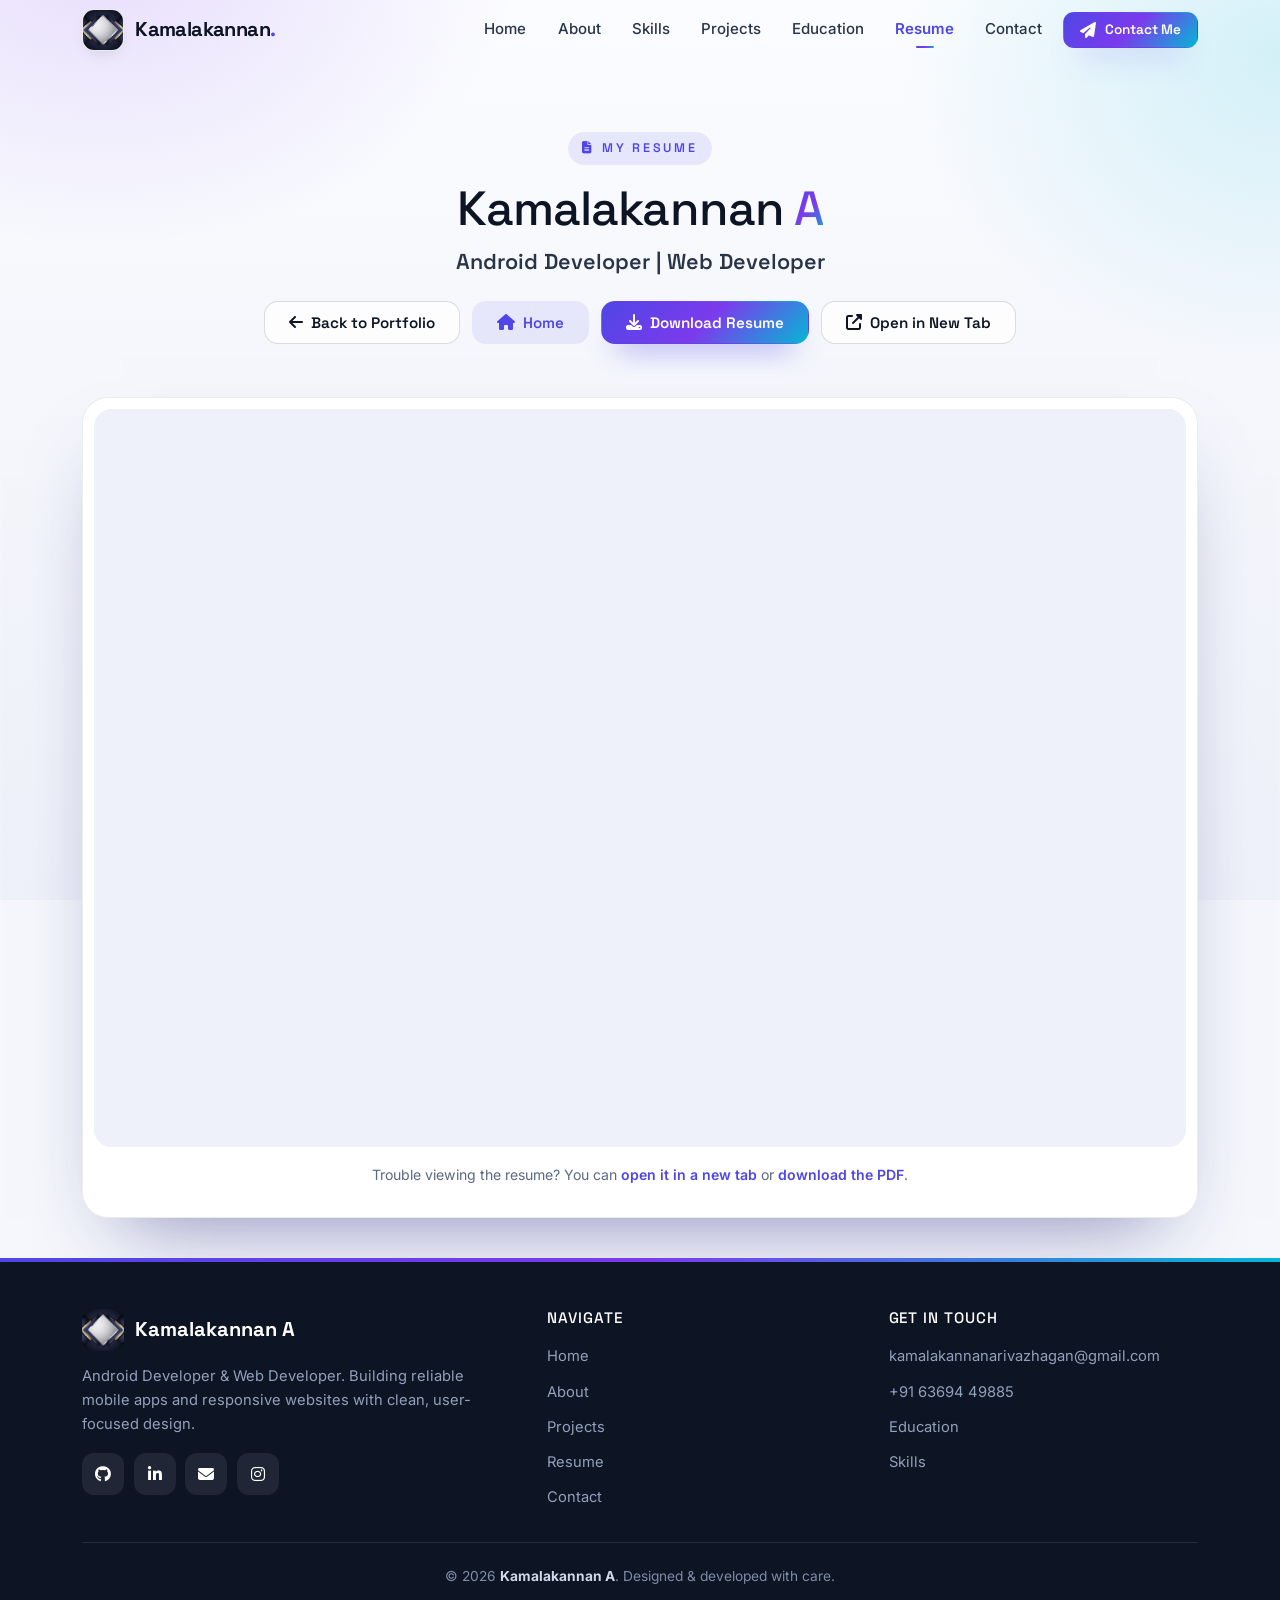
<file: resume.html>
<!doctype html>
<html lang="en">

<head>
    <meta charset="utf-8">
    <meta name="viewport" content="width=device-width, initial-scale=1">
    <meta name="description" content="Resume of Kamalakannan A — Android Developer and Web Developer.">
    <meta name="author" content="Kamalakannan A">

    <title>Resume | Kamalakannan A — Android &amp; Web Developer</title>

    <link rel="icon" href="pics/logo.png" type="image">
    <link rel="preconnect" href="https://fonts.googleapis.com">
    <link rel="preconnect" href="https://fonts.gstatic.com" crossorigin>
    <link
        href="https://fonts.googleapis.com/css2?family=Inter:wght@400;500;600;700&family=Space+Grotesk:wght@500;600;700&display=swap"
        rel="stylesheet">
    <link href="https://cdn.jsdelivr.net/npm/bootstrap@5.0.2/dist/css/bootstrap.min.css" rel="stylesheet"
        integrity="sha384-EVSTQN3/azprG1Anm3QDgpJLIm9Nao0Yz1ztcQTwFspd3yD65VohhpuuCOmLASjC" crossorigin="anonymous">
    <link rel="stylesheet" href="https://cdnjs.cloudflare.com/ajax/libs/font-awesome/6.5.2/css/all.min.css">
    <link rel="stylesheet" href="styles.css">
</head>

<body>
    <!-- Scroll progress -->
    <div class="scroll-progress"><span id="scrollBar"></span></div>

    <!-- ================= HEADER / NAV ================= -->
    <header class="site-header" id="siteHeader">
        <nav class="navbar navbar-expand-lg">
            <div class="container nav-inner">
                <a class="brand" href="index.html">
                    <img src="pics/logo.png" class="brand-logo" alt="Kamalakannan logo">
                    <span>Kamalakannan<span class="dot">.</span></span>
                </a>

                <button class="navbar-toggler" type="button" data-bs-toggle="collapse" data-bs-target="#navMenu"
                    aria-controls="navMenu" aria-expanded="false" aria-label="Toggle navigation">
                    <span class="navbar-toggler-icon"></span>
                </button>

                <div class="collapse navbar-collapse" id="navMenu">
                    <ul class="nav-links ms-auto">
                        <li><a href="index.html">Home</a></li>
                        <li><a href="index.html#about">About</a></li>
                        <li><a href="index.html#skills">Skills</a></li>
                        <li><a href="index.html#projects">Projects</a></li>
                        <li><a href="index.html#education">Education</a></li>
                        <li><a href="resume.html" class="is-active">Resume</a></li>
                        <li><a href="index.html#contact">Contact</a></li>
                    </ul>
                    <a href="index.html#contact" class="btn-x btn-primary btn-sm-x nav-cta">
                        <i class="fa-solid fa-paper-plane"></i> Contact Me
                    </a>
                </div>
            </div>
        </nav>
    </header>

    <main class="resume-page">
        <!-- ================= RESUME HERO ================= -->
        <section class="resume-hero">
            <div class="container">
                <span class="eyebrow"><i class="fa-solid fa-file-lines"></i> My Resume</span>
                <h1>Kamalakannan <span class="gradient-text">A</span></h1>
                <p class="role">Android Developer <span class="sep">|</span> Web Developer</p>

                <div class="resume-toolbar">
                    <a href="index.html" class="btn-x btn-outline">
                        <i class="fa-solid fa-arrow-left"></i> Back to Portfolio
                    </a>
                    <a href="index.html#home" class="btn-x btn-ghost">
                        <i class="fa-solid fa-house"></i> Home
                    </a>
                    <a href="Kamalakannan%20Resume.pdf" download="Kamalakannan Resume.pdf" class="btn-x btn-primary">
                        <i class="fa-solid fa-download"></i> Download Resume
                    </a>
                    <a href="Kamalakannan%20Resume.pdf" target="_blank" rel="noopener" class="btn-x btn-outline">
                        <i class="fa-solid fa-up-right-from-square"></i> Open in New Tab
                    </a>
                </div>
            </div>
        </section>

        <!-- ================= PDF VIEWER ================= -->
        <section class="container" aria-label="Resume PDF viewer">
            <div class="pdf-shell">
                <object class="pdf-frame" data="Kamalakannan%20Resume.pdf#view=FitH&toolbar=1" type="application/pdf">
                    <iframe class="pdf-frame" src="Kamalakannan%20Resume.pdf#view=FitH" title="Kamalakannan A Resume">
                        <div class="pdf-fallback">
                            <p>Your browser can't display the embedded PDF.</p>
                        </div>
                    </iframe>
                </object>

                <p class="pdf-fallback">
                    Trouble viewing the resume? You can
                    <a href="Kamalakannan%20Resume.pdf" target="_blank" rel="noopener">open it in a new tab</a>
                    or
                    <a href="Kamalakannan%20Resume.pdf" download="Kamalakannan Resume.pdf">download the PDF</a>.
                </p>
            </div>
        </section>
    </main>

    <!-- ================= FOOTER ================= -->
    <footer class="site-footer">
        <div class="container">
            <div class="footer-grid">
                <div>
                    <div class="footer-brand">
                        <img src="pics/logo.png" alt="Kamalakannan logo">
                        <span>Kamalakannan A</span>
                    </div>
                    <p>Android Developer &amp; Web Developer. Building reliable mobile apps and responsive websites with
                        clean, user-focused design.</p>
                    <div class="footer-social">
                        <a href="https://github.com/kamalakannan32" target="_blank" rel="noopener"
                            aria-label="GitHub"><i class="fa-brands fa-github"></i></a>
                        <a href="https://www.linkedin.com/in/kamalakannan24/" target="_blank" rel="noopener"
                            aria-label="LinkedIn"><i class="fa-brands fa-linkedin-in"></i></a>
                        <a href="mailto:kamalakannanarivazhagan@gmail.com" aria-label="Email"><i
                                class="fa-solid fa-envelope"></i></a>
                        <a href="https://www.instagram.com/_kamal__24_" target="_blank" rel="noopener"
                            aria-label="Instagram"><i class="fa-brands fa-instagram"></i></a>
                    </div>
                </div>

                <div class="footer-col">
                    <h4>Navigate</h4>
                    <ul>
                        <li><a href="index.html">Home</a></li>
                        <li><a href="index.html#about">About</a></li>
                        <li><a href="index.html#projects">Projects</a></li>
                        <li><a href="resume.html">Resume</a></li>
                        <li><a href="index.html#contact">Contact</a></li>
                    </ul>
                </div>

                <div class="footer-col">
                    <h4>Get in touch</h4>
                    <ul>
                        <li><a href="mailto:kamalakannanarivazhagan@gmail.com">kamalakannanarivazhagan@gmail.com</a></li>
                        <li><a href="tel:+916369449885">+91 63694 49885</a></li>
                        <li><a href="index.html#education">Education</a></li>
                        <li><a href="index.html#skills">Skills</a></li>
                    </ul>
                </div>
            </div>

            <div class="footer-bottom">
                &copy; <span id="year"></span> <strong>Kamalakannan A</strong>. Designed &amp; developed with care.
            </div>
        </div>
    </footer>

    <script src="https://cdn.jsdelivr.net/npm/bootstrap@5.0.2/dist/js/bootstrap.bundle.min.js"
        integrity="sha384-MrcW6ZMFYlzcLA8Nl+NtUVF0sA7MsXsP1UyJoMp4YLEuNSfAP+JcXn/tWtIaxVXM"
        crossorigin="anonymous"></script>
    <script src="script.js"></script>
</body>

</html>
</file>
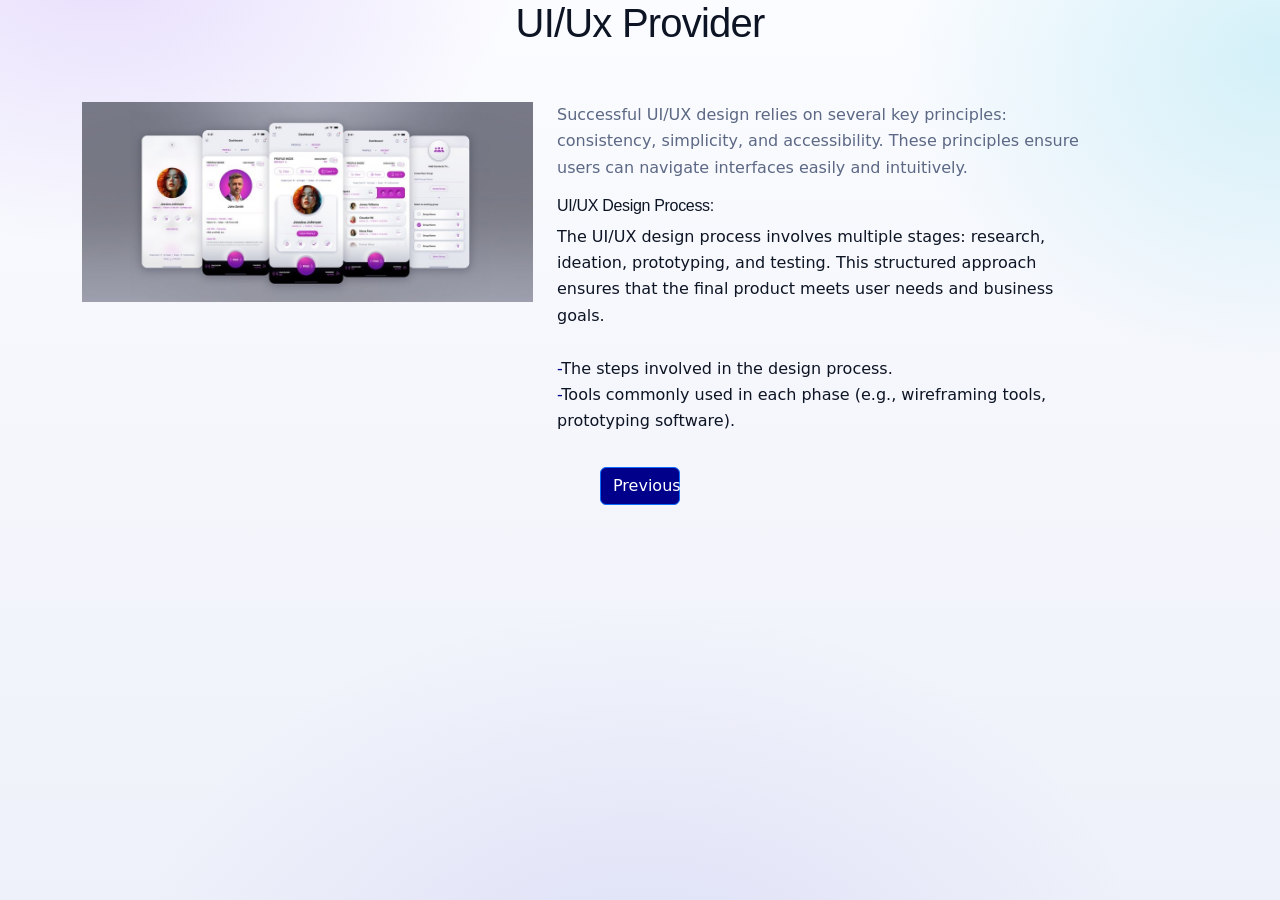
<file: Ui.html>
<!doctype html>
<html lang="en">

<head>
    <!-- Required meta tags -->
    <meta charset="utf-8">
    <meta name="viewport" content="width=device-width, initial-scale=1">

    <!-- Bootstrap CSS -->
    <link href="https://cdn.jsdelivr.net/npm/bootstrap@5.0.2/dist/css/bootstrap.min.css" rel="stylesheet"
        integrity="sha384-EVSTQN3/azprG1Anm3QDgpJLIm9Nao0Yz1ztcQTwFspd3yD65VohhpuuCOmLASjC" crossorigin="anonymous">
    <link rel="stylesheet" href="styles.css">

    <title>Responsive website</title>
</head>

<body>

    <div class="container" id="responsive">
        <h1 class="text-center">UI/Ux Provider</h1>
        <div class="row">
            <div class="col-md-5 mt-5 zoom-div">
                <img src="pics/pic1.jpg" class="col-12 img-fluid img-responsive" alt="" style="height:200px;object-fit: cover;">
            </div>
            <div class="col-md-6 mt-5">
                <p>Successful UI/UX design relies on several key principles: consistency, simplicity, and accessibility.
                    These principles ensure users can navigate interfaces easily and intuitively.

                    <br>
                <h6>UI/UX Design Process:</h6>
                The UI/UX design process involves multiple stages: research, ideation, prototyping, and testing. This
                structured approach ensures that the final product meets user needs and business goals.


                <br> <br>
                <span style="color:darkblue">-</span>The steps involved in the design process.
                <br>
                <span style="color:darkblue">-</span>Tools commonly used in each phase (e.g., wireframing tools,
                prototyping software).
                <br>
                </p>
            </div>
        </div>
        <center>
            <a class="btn btn-outline-primary m-3" href="index.html"
                style="background-color:darkblue; width:80px;color:white">Previous</a>
        </center>


    </div>
    <script src="https://cdn.jsdelivr.net/npm/bootstrap@5.0.2/dist/js/bootstrap.bundle.min.js"
        integrity="sha384-MrcW6ZMFYlzcLA8Nl+NtUVF0sA7MsXsP1UyJoMp4YLEuNSfAP+JcXn/tWtIaxVXM"
        crossorigin="anonymous"></script>
</body>

</html>
</file>
<file: styles.css>
/* =========================================================
   Kamalakannan A — Android & Web Developer Portfolio
   Premium design system
   ========================================================= */

:root {
    --bg: #f5f7fc;
    --bg-2: #eef1f9;
    --surface: #ffffff;
    --surface-2: #fbfcff;
    --ink: #0d1424;
    --ink-soft: #2a3448;
    --muted: #5c6884;
    --line: rgba(13, 20, 36, 0.08);
    --line-strong: rgba(13, 20, 36, 0.14);

    --primary: #4f46e5;
    --primary-2: #7c3aed;
    --accent: #06b6d4;
    --accent-2: #22d3ee;

    --grad: linear-gradient(135deg, #4f46e5 0%, #7c3aed 50%, #06b6d4 100%);
    --grad-soft: linear-gradient(135deg, rgba(79, 70, 229, 0.12), rgba(6, 182, 212, 0.12));

    --shadow-sm: 0 6px 18px -10px rgba(13, 20, 36, 0.28);
    --shadow: 0 22px 45px -26px rgba(13, 20, 36, 0.35);
    --shadow-lg: 0 40px 80px -40px rgba(37, 34, 120, 0.55);

    --radius-sm: 12px;
    --radius: 18px;
    --radius-lg: 26px;

    --font-head: "Space Grotesk", "Poppins", sans-serif;
    --font-body: "Inter", system-ui, -apple-system, "Segoe UI", Roboto, sans-serif;

    --nav-h: 74px;
}

* {
    box-sizing: border-box;
}

html {
    scroll-behavior: smooth;
    scroll-padding-top: calc(var(--nav-h) + 12px);
}

body {
    margin: 0;
    font-family: var(--font-body);
    color: var(--ink);
    background: var(--bg);
    line-height: 1.65;
    overflow-x: hidden;
    -webkit-font-smoothing: antialiased;
    text-rendering: optimizeLegibility;
}

/* soft gradient mesh backdrop */
body::before {
    content: "";
    position: fixed;
    inset: 0;
    z-index: -2;
    background:
        radial-gradient(700px 500px at 8% -6%, rgba(124, 58, 237, 0.16), transparent 60%),
        radial-gradient(640px 520px at 100% 6%, rgba(6, 182, 212, 0.16), transparent 60%),
        radial-gradient(820px 620px at 50% 110%, rgba(79, 70, 229, 0.10), transparent 62%),
        linear-gradient(180deg, #fbfcff 0%, var(--bg) 40%, var(--bg-2) 100%);
}

img {
    max-width: 100%;
    display: block;
}

a {
    text-decoration: none;
    color: inherit;
}

h1, h2, h3, h4, h5, h6 {
    font-family: var(--font-head);
    color: var(--ink);
    margin: 0 0 0.5rem;
    line-height: 1.15;
    letter-spacing: -0.02em;
}

p {
    margin: 0 0 1rem;
    color: var(--muted);
}

.container {
    width: min(1180px, 92vw);
    margin-inline: auto;
}

.gradient-text {
    background: var(--grad);
    -webkit-background-clip: text;
    background-clip: text;
    -webkit-text-fill-color: transparent;
    color: transparent;
}

/* =========================================================
   Scroll progress
   ========================================================= */
.scroll-progress {
    position: fixed;
    top: 0;
    left: 0;
    height: 3px;
    width: 100%;
    z-index: 1100;
    background: transparent;
}

.scroll-progress span {
    display: block;
    height: 100%;
    width: 0%;
    background: var(--grad);
    border-radius: 0 3px 3px 0;
    transition: width 0.1s linear;
}

/* =========================================================
   Navbar
   ========================================================= */
.site-header {
    position: fixed;
    top: 0;
    left: 0;
    width: 100%;
    z-index: 1000;
    transition: background 0.35s ease, box-shadow 0.35s ease, backdrop-filter 0.35s ease;
}

.site-header .navbar {
    padding: 0.55rem 0;
}

.nav-inner {
    display: flex;
    align-items: center;
    justify-content: space-between;
    gap: 1rem;
}

.brand {
    display: inline-flex;
    align-items: center;
    gap: 0.7rem;
    font-family: var(--font-head);
    font-weight: 700;
    font-size: 1.25rem;
    color: var(--ink);
    letter-spacing: -0.03em;
}

.brand-logo {
    width: 42px;
    height: 42px;
    border-radius: 12px;
    object-fit: cover;
    box-shadow: var(--shadow-sm);
    border: 1px solid var(--line);
    background: #fff;
}

.brand .dot {
    color: var(--primary);
}

.site-header.scrolled {
    background: rgba(255, 255, 255, 0.82);
    backdrop-filter: blur(14px);
    -webkit-backdrop-filter: blur(14px);
    box-shadow: 0 10px 30px -22px rgba(13, 20, 36, 0.45);
    border-bottom: 1px solid var(--line);
}

.nav-links {
    display: flex;
    align-items: center;
    gap: 0.15rem;
    list-style: none;
    margin: 0;
    padding: 0;
}

.nav-links a {
    position: relative;
    display: block;
    padding: 0.5rem 0.9rem;
    font-size: 0.94rem;
    font-weight: 500;
    color: var(--ink-soft);
    border-radius: 10px;
    transition: color 0.2s ease, background 0.2s ease;
}

.nav-links a:hover {
    color: var(--primary);
    background: rgba(79, 70, 229, 0.08);
}

.nav-links a.is-active {
    color: var(--primary);
    font-weight: 600;
}

.nav-links a.is-active::after {
    content: "";
    position: absolute;
    left: 50%;
    bottom: 2px;
    width: 18px;
    height: 2px;
    transform: translateX(-50%);
    background: var(--grad);
    border-radius: 2px;
}

.nav-cta {
    margin-left: 0.4rem;
}

.navbar-toggler {
    border: 1px solid var(--line-strong);
    border-radius: 12px;
    padding: 0.4rem 0.6rem;
    background: rgba(255, 255, 255, 0.7);
}

.navbar-toggler:focus {
    box-shadow: 0 0 0 3px rgba(79, 70, 229, 0.25);
}

/* =========================================================
   Buttons
   ========================================================= */
.btn-x {
    --pad-y: 0.8rem;
    --pad-x: 1.5rem;
    display: inline-flex;
    align-items: center;
    justify-content: center;
    gap: 0.55rem;
    padding: var(--pad-y) var(--pad-x);
    font-family: var(--font-head);
    font-weight: 600;
    font-size: 0.95rem;
    border-radius: 14px;
    border: 1px solid transparent;
    cursor: pointer;
    transition: transform 0.22s ease, box-shadow 0.22s ease, background 0.22s ease, color 0.22s ease;
    white-space: nowrap;
    line-height: 1;
}

.btn-x i {
    font-size: 1rem;
}

.btn-primary {
    color: #fff;
    background: var(--grad);
    box-shadow: 0 18px 30px -16px rgba(79, 70, 229, 0.75);
}

.btn-primary:hover {
    transform: translateY(-3px);
    box-shadow: 0 24px 38px -16px rgba(79, 70, 229, 0.85);
    color: #fff;
}

.btn-outline {
    color: var(--ink);
    background: rgba(255, 255, 255, 0.75);
    border-color: var(--line-strong);
}

.btn-outline:hover {
    transform: translateY(-3px);
    color: var(--primary);
    border-color: var(--primary);
    box-shadow: var(--shadow);
}

.btn-ghost {
    color: var(--primary);
    background: rgba(79, 70, 229, 0.09);
}

.btn-ghost:hover {
    transform: translateY(-3px);
    color: #fff;
    background: var(--grad);
}

.btn-sm-x {
    --pad-y: 0.55rem;
    --pad-x: 1rem;
    font-size: 0.85rem;
    border-radius: 11px;
}

/* =========================================================
   Section scaffolding
   ========================================================= */
.section {
    padding: clamp(4rem, 8vw, 7rem) 0;
    position: relative;
}

.section-head {
    text-align: center;
    max-width: 720px;
    margin: 0 auto clamp(2.2rem, 5vw, 3.4rem);
}

.eyebrow {
    display: inline-flex;
    align-items: center;
    gap: 0.5rem;
    font-family: var(--font-head);
    font-size: 0.78rem;
    font-weight: 600;
    letter-spacing: 0.22em;
    text-transform: uppercase;
    color: var(--primary);
    background: rgba(79, 70, 229, 0.1);
    padding: 0.4rem 0.9rem;
    border-radius: 999px;
    margin-bottom: 1rem;
}

.section-head h2 {
    font-size: clamp(1.9rem, 4vw, 2.7rem);
}

.section-head p {
    font-size: 1.02rem;
    margin-top: 0.6rem;
}

.section-head .under-line {
    width: 68px;
    height: 4px;
    border-radius: 4px;
    background: var(--grad);
    margin: 1rem auto 0;
}

/* =========================================================
   Hero
   ========================================================= */
.hero {
    position: relative;
    min-height: 100vh;
    display: flex;
    align-items: center;
    padding: calc(var(--nav-h) + 3rem) 0 4rem;
    overflow: hidden;
}

.hero-blob {
    position: absolute;
    border-radius: 50%;
    filter: blur(70px);
    opacity: 0.55;
    z-index: -1;
    animation: floaty 12s ease-in-out infinite;
}

.hero-blob.b1 { width: 340px; height: 340px; background: rgba(124, 58, 237, 0.4); top: 8%; left: -60px; }
.hero-blob.b2 { width: 300px; height: 300px; background: rgba(6, 182, 212, 0.4); bottom: 4%; right: -40px; animation-delay: -4s; }
.hero-blob.b3 { width: 220px; height: 220px; background: rgba(79, 70, 229, 0.35); top: 42%; right: 30%; animation-delay: -8s; }

@keyframes floaty {
    0%, 100% { transform: translate(0, 0) scale(1); }
    50% { transform: translate(0, -26px) scale(1.06); }
}

.hero-grid {
    display: grid;
    grid-template-columns: 1.15fr 0.85fr;
    gap: clamp(2rem, 5vw, 4.5rem);
    align-items: center;
}

.hero .eyebrow {
    background: rgba(6, 182, 212, 0.12);
    color: #0e7490;
}

.hero h1 {
    font-size: clamp(2.4rem, 6vw, 4.2rem);
    font-weight: 700;
    margin: 0.2rem 0 0.4rem;
}

.hero .role {
    font-size: clamp(1.1rem, 2.6vw, 1.6rem);
    font-weight: 600;
    color: var(--ink-soft);
    display: flex;
    flex-wrap: wrap;
    align-items: center;
    gap: 0.5rem;
    margin-bottom: 1.1rem;
}

.hero .role .sep {
    color: var(--accent);
}

.hero .type-line {
    font-family: var(--font-head);
    font-weight: 600;
    color: var(--primary-2);
    min-height: 1.6em;
}

.hero .type-line .cursor {
    display: inline-block;
    width: 2px;
    background: var(--primary-2);
    margin-left: 2px;
    animation: blink 0.8s step-end infinite;
}

@keyframes blink {
    50% { opacity: 0; }
}

.hero .lead {
    font-size: 1.06rem;
    max-width: 560px;
    color: var(--muted);
}

.hero-btns {
    display: flex;
    flex-wrap: wrap;
    gap: 0.8rem;
    margin: 1.6rem 0 1.6rem;
}

.hero-social {
    display: flex;
    align-items: center;
    gap: 0.7rem;
}

.hero-social a {
    width: 44px;
    height: 44px;
    display: grid;
    place-items: center;
    border-radius: 13px;
    background: rgba(255, 255, 255, 0.8);
    border: 1px solid var(--line);
    color: var(--ink-soft);
    font-size: 1.05rem;
    transition: transform 0.2s ease, background 0.2s ease, color 0.2s ease, box-shadow 0.2s ease;
}

.hero-social a:hover {
    transform: translateY(-4px);
    color: #fff;
    background: var(--grad);
    box-shadow: var(--shadow);
}

.hero-photo {
    position: relative;
    justify-self: center;
    width: min(380px, 82vw);
}

.photo-ring {
    position: relative;
    border-radius: 50%;
    padding: 12px;
    background: var(--grad);
    box-shadow: var(--shadow-lg);
    animation: floaty 9s ease-in-out infinite;
}

.photo-ring::after {
    content: "";
    position: absolute;
    inset: 8px;
    border-radius: 50%;
    border: 3px dashed rgba(255, 255, 255, 0.6);
    pointer-events: none;
}

.photo-ring img {
    width: 100%;
    aspect-ratio: 1 / 1;
    object-fit: cover;
    object-position: center 22%;
    border-radius: 50%;
    border: 6px solid #fff;
}

.float-card {
    position: absolute;
    background: rgba(255, 255, 255, 0.92);
    backdrop-filter: blur(8px);
    border: 1px solid var(--line);
    border-radius: 16px;
    padding: 0.7rem 0.95rem;
    box-shadow: var(--shadow);
    font-family: var(--font-head);
    font-size: 0.82rem;
    font-weight: 600;
    display: flex;
    align-items: center;
    gap: 0.55rem;
}

.float-card i {
    color: var(--primary);
}

.float-card.badge-android { top: 6%; left: -6%; animation: floaty 7s ease-in-out infinite; }
.float-card.badge-web { bottom: 8%; right: -4%; animation: floaty 8s ease-in-out infinite reverse; }

.scroll-cue {
    position: absolute;
    left: 50%;
    bottom: 1.6rem;
    transform: translateX(-50%);
    display: inline-flex;
    flex-direction: column;
    align-items: center;
    gap: 0.35rem;
    color: var(--muted);
    font-size: 0.75rem;
    letter-spacing: 0.14em;
    text-transform: uppercase;
}

.scroll-cue .mouse {
    width: 24px;
    height: 38px;
    border: 2px solid var(--line-strong);
    border-radius: 14px;
    position: relative;
}

.scroll-cue .mouse::after {
    content: "";
    position: absolute;
    top: 7px;
    left: 50%;
    width: 4px;
    height: 7px;
    border-radius: 3px;
    background: var(--primary);
    transform: translateX(-50%);
    animation: wheel 1.6s ease-in-out infinite;
}

@keyframes wheel {
    0% { opacity: 0; transform: translate(-50%, 0); }
    40% { opacity: 1; }
    100% { opacity: 0; transform: translate(-50%, 12px); }
}

/* =========================================================
   About
   ========================================================= */
.about-grid {
    display: grid;
    grid-template-columns: 0.8fr 1.2fr;
    gap: clamp(2rem, 5vw, 4rem);
    align-items: center;
}

.about-photo {
    position: relative;
    justify-self: center;
    width: min(360px, 84vw);
}

.about-photo .frame {
    border-radius: 24px;
    overflow: hidden;
    border: 1px solid var(--line);
    box-shadow: var(--shadow-lg);
    background: #fff;
}

.about-photo img {
    width: 100%;
    aspect-ratio: 4 / 5;
    object-fit: cover;
    object-position: center 20%;
}

.about-photo .frame-wrap {
    position: relative;
    padding: 14px;
    border-radius: 30px;
    background: var(--grad-soft);
}

.about-photo .exp-badge {
    position: absolute;
    bottom: -18px;
    right: -8px;
    background: #fff;
    border: 1px solid var(--line);
    border-radius: 18px;
    padding: 0.7rem 1rem;
    box-shadow: var(--shadow);
    text-align: center;
}

.about-photo .exp-badge strong {
    display: block;
    font-family: var(--font-head);
    font-size: 1.3rem;
    color: var(--primary);
}

.about-photo .exp-badge span {
    font-size: 0.72rem;
    color: var(--muted);
    letter-spacing: 0.06em;
    text-transform: uppercase;
}

.about-content h3 {
    font-size: clamp(1.4rem, 3vw, 1.9rem);
}

.about-content > p {
    font-size: 1.02rem;
}

.info-grid {
    display: grid;
    grid-template-columns: repeat(2, minmax(0, 1fr));
    gap: 0.8rem;
    margin: 1.4rem 0 1.6rem;
    padding: 0;
    list-style: none;
}

.info-grid li {
    display: flex;
    align-items: center;
    gap: 0.65rem;
    background: rgba(255, 255, 255, 0.7);
    border: 1px solid var(--line);
    border-radius: 14px;
    padding: 0.7rem 0.9rem;
    font-size: 0.92rem;
    color: var(--ink-soft);
    overflow-wrap: anywhere;
}

.info-grid li i {
    color: var(--primary);
    font-size: 1rem;
    width: 18px;
    text-align: center;
}

.about-actions {
    display: flex;
    flex-wrap: wrap;
    gap: 0.8rem;
}

/* =========================================================
   Skills
   ========================================================= */
.skills-grid {
    display: grid;
    grid-template-columns: repeat(3, minmax(0, 1fr));
    gap: 1.4rem;
}

.skill-card {
    position: relative;
    background: var(--surface);
    border: 1px solid var(--line);
    border-radius: var(--radius-lg);
    padding: 1.8rem 1.6rem;
    box-shadow: var(--shadow-sm);
    overflow: hidden;
    transition: transform 0.3s ease, box-shadow 0.3s ease, border-color 0.3s ease;
}

.skill-card::before {
    content: "";
    position: absolute;
    inset: 0 0 auto 0;
    height: 4px;
    background: var(--grad);
    transform: scaleX(0);
    transform-origin: left;
    transition: transform 0.4s ease;
}

.skill-card:hover {
    transform: translateY(-8px);
    box-shadow: var(--shadow-lg);
    border-color: transparent;
}

.skill-card:hover::before {
    transform: scaleX(1);
}

.skill-icon {
    width: 58px;
    height: 58px;
    border-radius: 16px;
    display: grid;
    place-items: center;
    font-size: 1.5rem;
    color: #fff;
    background: var(--grad);
    box-shadow: 0 16px 26px -16px rgba(79, 70, 229, 0.9);
    margin-bottom: 1.1rem;
}

.skill-card h3 {
    font-size: 1.2rem;
}

.skill-card > p {
    font-size: 0.9rem;
}

.chips {
    display: flex;
    flex-wrap: wrap;
    gap: 0.5rem;
    margin-top: 1rem;
}

.chip {
    font-size: 0.8rem;
    font-weight: 500;
    color: var(--ink-soft);
    background: var(--bg-2);
    border: 1px solid var(--line);
    padding: 0.38rem 0.75rem;
    border-radius: 999px;
    transition: transform 0.18s ease, background 0.18s ease, color 0.18s ease;
}

.chip:hover {
    transform: translateY(-2px);
    color: #fff;
    background: var(--grad);
    border-color: transparent;
}

/* skill bars */
.bars {
    margin-top: 3rem;
    display: grid;
    grid-template-columns: repeat(2, minmax(0, 1fr));
    gap: 1.3rem 2.6rem;
    background: var(--surface);
    border: 1px solid var(--line);
    border-radius: var(--radius-lg);
    padding: clamp(1.4rem, 3vw, 2.2rem);
    box-shadow: var(--shadow-sm);
}

.bar-item .bar-top {
    display: flex;
    justify-content: space-between;
    font-family: var(--font-head);
    font-weight: 600;
    font-size: 0.9rem;
    margin-bottom: 0.4rem;
}

.bar-track {
    height: 9px;
    border-radius: 999px;
    background: var(--bg-2);
    overflow: hidden;
}

.bar-fill {
    height: 100%;
    width: 0;
    border-radius: 999px;
    background: var(--grad);
    transition: width 1.2s cubic-bezier(0.22, 0.7, 0.2, 1);
}

/* =========================================================
   Projects
   ========================================================= */
.projects-grid {
    display: grid;
    grid-template-columns: repeat(3, minmax(0, 1fr));
    gap: 1.5rem;
}

.project-card {
    display: flex;
    flex-direction: column;
    background: var(--surface);
    border: 1px solid var(--line);
    border-radius: var(--radius-lg);
    overflow: hidden;
    box-shadow: var(--shadow-sm);
    transition: transform 0.32s ease, box-shadow 0.32s ease;
}

.project-card:hover {
    transform: translateY(-8px);
    box-shadow: var(--shadow-lg);
}

.project-media {
    position: relative;
    aspect-ratio: 16 / 10;
    overflow: hidden;
    background: linear-gradient(135deg, #eef1fb, #e6fbff);
}

.project-media img {
    width: 100%;
    height: 100%;
    object-fit: cover;
    transition: transform 0.5s ease;
}

.project-card:hover .project-media img {
    transform: scale(1.06);
}

.project-media.contain img {
    object-fit: contain;
    padding: 1.4rem;
    background: #fff;
}

.project-tag {
    position: absolute;
    top: 0.8rem;
    left: 0.8rem;
    font-family: var(--font-head);
    font-size: 0.72rem;
    font-weight: 600;
    letter-spacing: 0.04em;
    color: #fff;
    background: rgba(13, 20, 36, 0.72);
    backdrop-filter: blur(4px);
    padding: 0.35rem 0.7rem;
    border-radius: 999px;
}

.project-body {
    padding: 1.3rem 1.3rem 1.5rem;
    display: flex;
    flex-direction: column;
    flex: 1;
}

.project-body h3 {
    font-size: 1.12rem;
    margin-bottom: 0.35rem;
}

.project-body p {
    font-size: 0.9rem;
    margin-bottom: 0.9rem;
    flex: 1;
}

.tech-tags {
    display: flex;
    flex-wrap: wrap;
    gap: 0.4rem;
    margin-bottom: 1.1rem;
}

.tech-tags span {
    font-size: 0.74rem;
    font-weight: 600;
    color: var(--primary);
    background: rgba(79, 70, 229, 0.1);
    padding: 0.28rem 0.6rem;
    border-radius: 8px;
}

.project-links {
    display: flex;
    flex-wrap: wrap;
    gap: 0.55rem;
}

.project-links .btn-x {
    flex: 1;
    min-width: 120px;
}

/* =========================================================
   Education / Timeline
   ========================================================= */
.edu-layout {
    display: grid;
    grid-template-columns: 1.15fr 0.85fr;
    gap: clamp(2rem, 4vw, 3.2rem);
    align-items: start;
}

.timeline {
    position: relative;
    padding-left: 2rem;
}

.timeline::before {
    content: "";
    position: absolute;
    left: 7px;
    top: 6px;
    bottom: 6px;
    width: 2px;
    background: linear-gradient(180deg, var(--primary), var(--accent));
    border-radius: 2px;
    opacity: 0.5;
}

.tl-item {
    position: relative;
    padding-bottom: 1.6rem;
}

.tl-item:last-child {
    padding-bottom: 0;
}

.tl-item::before {
    content: "";
    position: absolute;
    left: -2rem;
    top: 6px;
    width: 16px;
    height: 16px;
    border-radius: 50%;
    background: #fff;
    border: 3px solid var(--primary);
    box-shadow: 0 0 0 4px rgba(79, 70, 229, 0.14);
}

.tl-card {
    background: var(--surface);
    border: 1px solid var(--line);
    border-radius: var(--radius);
    padding: 1.2rem 1.3rem;
    box-shadow: var(--shadow-sm);
    transition: transform 0.28s ease, box-shadow 0.28s ease;
}

.tl-card:hover {
    transform: translateX(6px);
    box-shadow: var(--shadow);
}

.tl-card .period {
    display: inline-block;
    font-family: var(--font-head);
    font-size: 0.76rem;
    font-weight: 600;
    color: var(--primary);
    background: rgba(79, 70, 229, 0.1);
    padding: 0.28rem 0.65rem;
    border-radius: 999px;
    margin-bottom: 0.6rem;
}

.tl-card h3 {
    font-size: 1.08rem;
    margin-bottom: 0.15rem;
}

.tl-card h4 {
    font-size: 0.92rem;
    font-weight: 600;
    color: var(--ink-soft);
    margin-bottom: 0.3rem;
}

.tl-card p {
    font-size: 0.88rem;
    margin: 0;
}

.cert-card {
    background: linear-gradient(160deg, #ffffff, #f6f8ff);
    border: 1px solid var(--line);
    border-radius: var(--radius-lg);
    padding: 1.5rem;
    box-shadow: var(--shadow);
    position: sticky;
    top: calc(var(--nav-h) + 18px);
}

.cert-card h3 {
    font-size: 1.15rem;
    display: flex;
    align-items: center;
    gap: 0.6rem;
}

.cert-card h3 i {
    color: var(--primary);
}

.cert-media {
    border-radius: 14px;
    overflow: hidden;
    border: 1px solid var(--line);
    margin: 1rem 0;
    background: #fff;
}

.cert-media img {
    width: 100%;
    object-fit: cover;
}

.cert-card p {
    font-size: 0.88rem;
}

.cert-badge {
    display: inline-flex;
    align-items: center;
    gap: 0.5rem;
    font-family: var(--font-head);
    font-size: 0.8rem;
    font-weight: 600;
    color: #0e7490;
    background: rgba(6, 182, 212, 0.14);
    padding: 0.4rem 0.8rem;
    border-radius: 999px;
}

/* =========================================================
   Contact
   ========================================================= */
.contact-layout {
    display: grid;
    grid-template-columns: 0.95fr 1.05fr;
    gap: clamp(1.6rem, 4vw, 2.8rem);
    align-items: stretch;
}

.contact-info {
    display: grid;
    gap: 0.9rem;
    align-content: start;
}

.contact-item {
    display: flex;
    align-items: center;
    gap: 1rem;
    background: var(--surface);
    border: 1px solid var(--line);
    border-radius: var(--radius);
    padding: 1.1rem 1.2rem;
    box-shadow: var(--shadow-sm);
    transition: transform 0.25s ease, box-shadow 0.25s ease, border-color 0.25s ease;
    overflow-wrap: anywhere;
}

.contact-item:hover {
    transform: translateY(-5px);
    box-shadow: var(--shadow);
    border-color: rgba(79, 70, 229, 0.35);
}

.contact-item .ci-icon {
    flex: none;
    width: 52px;
    height: 52px;
    border-radius: 15px;
    display: grid;
    place-items: center;
    font-size: 1.25rem;
    color: #fff;
    background: var(--grad);
    box-shadow: 0 14px 24px -16px rgba(79, 70, 229, 0.9);
}

.contact-item small {
    display: block;
    font-family: var(--font-head);
    font-size: 0.74rem;
    font-weight: 600;
    letter-spacing: 0.08em;
    text-transform: uppercase;
    color: var(--muted);
}

.contact-item strong {
    font-weight: 600;
    font-size: 0.98rem;
    color: var(--ink);
}

.contact-form {
    background: var(--surface);
    border: 1px solid var(--line);
    border-radius: var(--radius-lg);
    padding: clamp(1.4rem, 3vw, 2.1rem);
    box-shadow: var(--shadow);
}

.contact-form h3 {
    font-size: 1.25rem;
    margin-bottom: 0.3rem;
}

.contact-form > p {
    font-size: 0.9rem;
    margin-bottom: 1.3rem;
}

.field {
    margin-bottom: 1rem;
}

.field label {
    display: block;
    font-size: 0.82rem;
    font-weight: 600;
    color: var(--ink-soft);
    margin-bottom: 0.4rem;
}

.field input,
.field textarea {
    width: 100%;
    font-family: var(--font-body);
    font-size: 0.95rem;
    color: var(--ink);
    background: var(--surface-2);
    border: 1px solid var(--line-strong);
    border-radius: 12px;
    padding: 0.75rem 0.9rem;
    transition: border-color 0.2s ease, box-shadow 0.2s ease, background 0.2s ease;
}

.field input:focus,
.field textarea:focus {
    outline: none;
    background: #fff;
    border-color: var(--primary);
    box-shadow: 0 0 0 4px rgba(79, 70, 229, 0.14);
}

.field textarea {
    resize: vertical;
    min-height: 120px;
}

.form-note {
    font-size: 0.82rem;
    color: var(--muted);
    margin-top: 0.8rem;
    margin-bottom: 0;
}

/* =========================================================
   Footer
   ========================================================= */
.site-footer {
    margin-top: 2rem;
    background: #0d1424;
    color: #c7cee0;
    padding: 3.2rem 0 1.6rem;
    position: relative;
    overflow: hidden;
}

.site-footer::before {
    content: "";
    position: absolute;
    top: 0;
    left: 0;
    right: 0;
    height: 4px;
    background: var(--grad);
}

.footer-grid {
    display: grid;
    grid-template-columns: 1.4fr 1fr 1fr;
    gap: 2rem;
    padding-bottom: 2rem;
    border-bottom: 1px solid rgba(255, 255, 255, 0.1);
}

.footer-brand {
    display: flex;
    align-items: center;
    gap: 0.7rem;
    font-family: var(--font-head);
    font-weight: 700;
    font-size: 1.25rem;
    color: #fff;
    margin-bottom: 0.8rem;
}

.footer-brand img {
    width: 42px;
    height: 42px;
    border-radius: 12px;
    object-fit: cover;
}

.site-footer p {
    color: #93a0bb;
    font-size: 0.92rem;
}

.footer-col h4 {
    color: #fff;
    font-size: 0.95rem;
    letter-spacing: 0.06em;
    text-transform: uppercase;
    margin-bottom: 1rem;
}

.footer-col ul {
    list-style: none;
    margin: 0;
    padding: 0;
    display: grid;
    gap: 0.55rem;
}

.footer-col a {
    color: #93a0bb;
    font-size: 0.92rem;
    transition: color 0.2s ease, padding-left 0.2s ease;
}

.footer-col a:hover {
    color: #fff;
    padding-left: 4px;
}

.footer-social {
    display: flex;
    gap: 0.6rem;
    margin-top: 0.4rem;
}

.footer-social a {
    width: 42px;
    height: 42px;
    display: grid;
    place-items: center;
    border-radius: 12px;
    background: rgba(255, 255, 255, 0.08);
    color: #fff;
    transition: background 0.2s ease, transform 0.2s ease;
}

.footer-social a:hover {
    background: var(--grad);
    transform: translateY(-3px);
}

.footer-bottom {
    padding-top: 1.4rem;
    text-align: center;
    font-size: 0.86rem;
    color: #7f8ca8;
}

.footer-bottom strong {
    color: #cfd7e8;
}

/* =========================================================
   Reveal animations
   ========================================================= */
.reveal {
    opacity: 0;
    transform: translateY(28px);
    transition: opacity 0.7s cubic-bezier(0.22, 0.7, 0.2, 1), transform 0.7s cubic-bezier(0.22, 0.7, 0.2, 1);
    will-change: opacity, transform;
}

.reveal.in {
    opacity: 1;
    transform: none;
}

.reveal.d1 { transition-delay: 0.08s; }
.reveal.d2 { transition-delay: 0.16s; }
.reveal.d3 { transition-delay: 0.24s; }
.reveal.d4 { transition-delay: 0.32s; }
.reveal.d5 { transition-delay: 0.4s; }

@media (prefers-reduced-motion: reduce) {
    *,
    *::before,
    *::after {
        animation-duration: 0.001ms !important;
        animation-iteration-count: 1 !important;
        transition-duration: 0.001ms !important;
        scroll-behavior: auto !important;
    }
    .reveal {
        opacity: 1;
        transform: none;
    }
}

/* =========================================================
   Resume page
   ========================================================= */
.resume-page {
    padding-top: var(--nav-h);
    min-height: 100vh;
}

.resume-hero {
    padding: clamp(2.2rem, 5vw, 3.6rem) 0 1.5rem;
    text-align: center;
}

.resume-hero h1 {
    font-size: clamp(1.9rem, 4.5vw, 3rem);
}

.resume-hero .role {
    font-family: var(--font-head);
    font-weight: 600;
    font-size: clamp(1rem, 2.4vw, 1.35rem);
    color: var(--ink-soft);
    margin-bottom: 1.3rem;
}

.resume-toolbar {
    display: flex;
    flex-wrap: wrap;
    justify-content: center;
    gap: 0.7rem;
    margin-bottom: 1.8rem;
}

.pdf-shell {
    background: var(--surface);
    border: 1px solid var(--line);
    border-radius: var(--radius-lg);
    box-shadow: var(--shadow-lg);
    padding: 0.7rem;
    margin-bottom: 2.5rem;
}

.pdf-frame {
    width: 100%;
    height: min(82vh, 1050px);
    min-height: 460px;
    border: 0;
    border-radius: 18px;
    background: #eef1f9;
    display: block;
}

.pdf-fallback {
    padding: 1rem 0.4rem 0.2rem;
    text-align: center;
    font-size: 0.88rem;
    color: var(--muted);
}

.pdf-fallback a {
    color: var(--primary);
    font-weight: 600;
}

/* =========================================================
   Responsive
   ========================================================= */
@media (max-width: 1200px) {
    .projects-grid {
        grid-template-columns: repeat(2, minmax(0, 1fr));
    }
}

@media (max-width: 992px) {
    .hero {
        min-height: auto;
        padding-bottom: 5rem;
    }
    .hero-grid {
        grid-template-columns: 1fr;
        text-align: center;
    }
    .hero-text {
        order: 2;
    }
    .hero-photo {
        order: 1;
        margin-bottom: 1rem;
    }
    .hero .role,
    .hero-btns,
    .hero-social {
        justify-content: center;
    }
    .hero .lead {
        margin-inline: auto;
    }
    .hero .eyebrow {
        margin-inline: auto;
    }

    .about-grid {
        grid-template-columns: 1fr;
        text-align: center;
    }
    .about-photo {
        order: -1;
    }
    .info-grid {
        text-align: left;
    }
    .about-actions {
        justify-content: center;
    }

    .skills-grid {
        grid-template-columns: 1fr;
    }
    .edu-layout {
        grid-template-columns: 1fr;
    }
    .cert-card {
        position: static;
    }
    .contact-layout {
        grid-template-columns: 1fr;
    }

    /* mobile nav drawer */
    .site-header .navbar-collapse {
        margin-top: 0.6rem;
        background: rgba(255, 255, 255, 0.98);
        backdrop-filter: blur(14px);
        border: 1px solid var(--line);
        border-radius: 18px;
        padding: 0.8rem;
        box-shadow: var(--shadow-lg);
    }
    .nav-links {
        flex-direction: column;
        align-items: stretch;
        gap: 0.15rem;
    }
    .nav-links a {
        padding: 0.8rem 1rem;
        border-radius: 12px;
    }
    .nav-links a.is-active::after {
        display: none;
    }
    .nav-cta {
        margin: 0.5rem 0 0;
        width: 100%;
    }
    .navbar-toggler {
        order: 3;
    }
}

@media (max-width: 768px) {
    .projects-grid {
        grid-template-columns: 1fr;
    }
    .bars {
        grid-template-columns: 1fr;
    }
    .footer-grid {
        grid-template-columns: 1fr;
        text-align: center;
    }
    .footer-brand,
    .footer-social {
        justify-content: center;
    }
    .float-card {
        font-size: 0.72rem;
        padding: 0.55rem 0.7rem;
    }
    .float-card.badge-android { left: 0; }
    .float-card.badge-web { right: 0; }
}

@media (max-width: 560px) {
    .info-grid {
        grid-template-columns: 1fr;
    }
    .hero-btns .btn-x,
    .about-actions .btn-x,
    .resume-toolbar .btn-x {
        flex: 1 1 100%;
        width: 100%;
    }
    .pdf-frame {
        height: 70vh;
        min-height: 380px;
    }
    .section {
        padding: 3.4rem 0;
    }
    .hero h1 {
        font-size: 2.2rem;
    }
    .photo-ring img {
        border-width: 4px;
    }
    .float-card {
        display: none;
    }
}

/* keep legacy helper pages from breaking */
.navigation a {
    display: inline-block;
    margin: 0 0.4rem;
    color: var(--primary);
    font-weight: 600;
}
</file>
<file: Kamalakannan-portfolio-master/styles.css>
/* =========================================================
   Kamalakannan A — Android & Web Developer Portfolio
   Premium design system
   ========================================================= */

:root {
    --bg: #f5f7fc;
    --bg-2: #eef1f9;
    --surface: #ffffff;
    --surface-2: #fbfcff;
    --ink: #0d1424;
    --ink-soft: #2a3448;
    --muted: #5c6884;
    --line: rgba(13, 20, 36, 0.08);
    --line-strong: rgba(13, 20, 36, 0.14);

    --primary: #4f46e5;
    --primary-2: #7c3aed;
    --accent: #06b6d4;
    --accent-2: #22d3ee;

    --grad: linear-gradient(135deg, #4f46e5 0%, #7c3aed 50%, #06b6d4 100%);
    --grad-soft: linear-gradient(135deg, rgba(79, 70, 229, 0.12), rgba(6, 182, 212, 0.12));

    --shadow-sm: 0 6px 18px -10px rgba(13, 20, 36, 0.28);
    --shadow: 0 22px 45px -26px rgba(13, 20, 36, 0.35);
    --shadow-lg: 0 40px 80px -40px rgba(37, 34, 120, 0.55);

    --radius-sm: 12px;
    --radius: 18px;
    --radius-lg: 26px;

    --font-head: "Space Grotesk", "Poppins", sans-serif;
    --font-body: "Inter", system-ui, -apple-system, "Segoe UI", Roboto, sans-serif;

    --nav-h: 74px;
}

* {
    box-sizing: border-box;
}

html {
    scroll-behavior: smooth;
    scroll-padding-top: calc(var(--nav-h) + 12px);
}

body {
    margin: 0;
    font-family: var(--font-body);
    color: var(--ink);
    background: var(--bg);
    line-height: 1.65;
    overflow-x: hidden;
    -webkit-font-smoothing: antialiased;
    text-rendering: optimizeLegibility;
}

/* soft gradient mesh backdrop */
body::before {
    content: "";
    position: fixed;
    inset: 0;
    z-index: -2;
    background:
        radial-gradient(700px 500px at 8% -6%, rgba(124, 58, 237, 0.16), transparent 60%),
        radial-gradient(640px 520px at 100% 6%, rgba(6, 182, 212, 0.16), transparent 60%),
        radial-gradient(820px 620px at 50% 110%, rgba(79, 70, 229, 0.10), transparent 62%),
        linear-gradient(180deg, #fbfcff 0%, var(--bg) 40%, var(--bg-2) 100%);
}

img {
    max-width: 100%;
    display: block;
}

a {
    text-decoration: none;
    color: inherit;
}

h1, h2, h3, h4, h5, h6 {
    font-family: var(--font-head);
    color: var(--ink);
    margin: 0 0 0.5rem;
    line-height: 1.15;
    letter-spacing: -0.02em;
}

p {
    margin: 0 0 1rem;
    color: var(--muted);
}

.container {
    width: min(1180px, 92vw);
    margin-inline: auto;
}

.gradient-text {
    background: var(--grad);
    -webkit-background-clip: text;
    background-clip: text;
    -webkit-text-fill-color: transparent;
    color: transparent;
}

/* =========================================================
   Scroll progress
   ========================================================= */
.scroll-progress {
    position: fixed;
    top: 0;
    left: 0;
    height: 3px;
    width: 100%;
    z-index: 1100;
    background: transparent;
}

.scroll-progress span {
    display: block;
    height: 100%;
    width: 0%;
    background: var(--grad);
    border-radius: 0 3px 3px 0;
    transition: width 0.1s linear;
}

/* =========================================================
   Navbar
   ========================================================= */
.site-header {
    position: fixed;
    top: 0;
    left: 0;
    width: 100%;
    z-index: 1000;
    transition: background 0.35s ease, box-shadow 0.35s ease, backdrop-filter 0.35s ease;
}

.site-header .navbar {
    padding: 0.55rem 0;
}

.nav-inner {
    display: flex;
    align-items: center;
    justify-content: space-between;
    gap: 1rem;
}

.brand {
    display: inline-flex;
    align-items: center;
    gap: 0.7rem;
    font-family: var(--font-head);
    font-weight: 700;
    font-size: 1.25rem;
    color: var(--ink);
    letter-spacing: -0.03em;
}

.brand-logo {
    width: 42px;
    height: 42px;
    border-radius: 12px;
    object-fit: cover;
    box-shadow: var(--shadow-sm);
    border: 1px solid var(--line);
    background: #fff;
}

.brand .dot {
    color: var(--primary);
}

.site-header.scrolled {
    background: rgba(255, 255, 255, 0.82);
    backdrop-filter: blur(14px);
    -webkit-backdrop-filter: blur(14px);
    box-shadow: 0 10px 30px -22px rgba(13, 20, 36, 0.45);
    border-bottom: 1px solid var(--line);
}

.nav-links {
    display: flex;
    align-items: center;
    gap: 0.15rem;
    list-style: none;
    margin: 0;
    padding: 0;
}

.nav-links a {
    position: relative;
    display: block;
    padding: 0.5rem 0.9rem;
    font-size: 0.94rem;
    font-weight: 500;
    color: var(--ink-soft);
    border-radius: 10px;
    transition: color 0.2s ease, background 0.2s ease;
}

.nav-links a:hover {
    color: var(--primary);
    background: rgba(79, 70, 229, 0.08);
}

.nav-links a.is-active {
    color: var(--primary);
    font-weight: 600;
}

.nav-links a.is-active::after {
    content: "";
    position: absolute;
    left: 50%;
    bottom: 2px;
    width: 18px;
    height: 2px;
    transform: translateX(-50%);
    background: var(--grad);
    border-radius: 2px;
}

.nav-cta {
    margin-left: 0.4rem;
}

.navbar-toggler {
    border: 1px solid var(--line-strong);
    border-radius: 12px;
    padding: 0.4rem 0.6rem;
    background: rgba(255, 255, 255, 0.7);
}

.navbar-toggler:focus {
    box-shadow: 0 0 0 3px rgba(79, 70, 229, 0.25);
}

/* =========================================================
   Buttons
   ========================================================= */
.btn-x {
    --pad-y: 0.8rem;
    --pad-x: 1.5rem;
    display: inline-flex;
    align-items: center;
    justify-content: center;
    gap: 0.55rem;
    padding: var(--pad-y) var(--pad-x);
    font-family: var(--font-head);
    font-weight: 600;
    font-size: 0.95rem;
    border-radius: 14px;
    border: 1px solid transparent;
    cursor: pointer;
    transition: transform 0.22s ease, box-shadow 0.22s ease, background 0.22s ease, color 0.22s ease;
    white-space: nowrap;
    line-height: 1;
}

.btn-x i {
    font-size: 1rem;
}

.btn-primary {
    color: #fff;
    background: var(--grad);
    box-shadow: 0 18px 30px -16px rgba(79, 70, 229, 0.75);
}

.btn-primary:hover {
    transform: translateY(-3px);
    box-shadow: 0 24px 38px -16px rgba(79, 70, 229, 0.85);
    color: #fff;
}

.btn-outline {
    color: var(--ink);
    background: rgba(255, 255, 255, 0.75);
    border-color: var(--line-strong);
}

.btn-outline:hover {
    transform: translateY(-3px);
    color: var(--primary);
    border-color: var(--primary);
    box-shadow: var(--shadow);
}

.btn-ghost {
    color: var(--primary);
    background: rgba(79, 70, 229, 0.09);
}

.btn-ghost:hover {
    transform: translateY(-3px);
    color: #fff;
    background: var(--grad);
}

.btn-sm-x {
    --pad-y: 0.55rem;
    --pad-x: 1rem;
    font-size: 0.85rem;
    border-radius: 11px;
}

/* =========================================================
   Section scaffolding
   ========================================================= */
.section {
    padding: clamp(4rem, 8vw, 7rem) 0;
    position: relative;
}

.section-head {
    text-align: center;
    max-width: 720px;
    margin: 0 auto clamp(2.2rem, 5vw, 3.4rem);
}

.eyebrow {
    display: inline-flex;
    align-items: center;
    gap: 0.5rem;
    font-family: var(--font-head);
    font-size: 0.78rem;
    font-weight: 600;
    letter-spacing: 0.22em;
    text-transform: uppercase;
    color: var(--primary);
    background: rgba(79, 70, 229, 0.1);
    padding: 0.4rem 0.9rem;
    border-radius: 999px;
    margin-bottom: 1rem;
}

.section-head h2 {
    font-size: clamp(1.9rem, 4vw, 2.7rem);
}

.section-head p {
    font-size: 1.02rem;
    margin-top: 0.6rem;
}

.section-head .under-line {
    width: 68px;
    height: 4px;
    border-radius: 4px;
    background: var(--grad);
    margin: 1rem auto 0;
}

/* =========================================================
   Hero
   ========================================================= */
.hero {
    position: relative;
    min-height: 100vh;
    display: flex;
    align-items: center;
    padding: calc(var(--nav-h) + 3rem) 0 4rem;
    overflow: hidden;
}

.hero-blob {
    position: absolute;
    border-radius: 50%;
    filter: blur(70px);
    opacity: 0.55;
    z-index: -1;
    animation: floaty 12s ease-in-out infinite;
}

.hero-blob.b1 { width: 340px; height: 340px; background: rgba(124, 58, 237, 0.4); top: 8%; left: -60px; }
.hero-blob.b2 { width: 300px; height: 300px; background: rgba(6, 182, 212, 0.4); bottom: 4%; right: -40px; animation-delay: -4s; }
.hero-blob.b3 { width: 220px; height: 220px; background: rgba(79, 70, 229, 0.35); top: 42%; right: 30%; animation-delay: -8s; }

@keyframes floaty {
    0%, 100% { transform: translate(0, 0) scale(1); }
    50% { transform: translate(0, -26px) scale(1.06); }
}

.hero-grid {
    display: grid;
    grid-template-columns: 1.15fr 0.85fr;
    gap: clamp(2rem, 5vw, 4.5rem);
    align-items: center;
}

.hero .eyebrow {
    background: rgba(6, 182, 212, 0.12);
    color: #0e7490;
}

.hero h1 {
    font-size: clamp(2.4rem, 6vw, 4.2rem);
    font-weight: 700;
    margin: 0.2rem 0 0.4rem;
}

.hero .role {
    font-size: clamp(1.1rem, 2.6vw, 1.6rem);
    font-weight: 600;
    color: var(--ink-soft);
    display: flex;
    flex-wrap: wrap;
    align-items: center;
    gap: 0.5rem;
    margin-bottom: 1.1rem;
}

.hero .role .sep {
    color: var(--accent);
}

.hero .type-line {
    font-family: var(--font-head);
    font-weight: 600;
    color: var(--primary-2);
    min-height: 1.6em;
}

.hero .type-line .cursor {
    display: inline-block;
    width: 2px;
    background: var(--primary-2);
    margin-left: 2px;
    animation: blink 0.8s step-end infinite;
}

@keyframes blink {
    50% { opacity: 0; }
}

.hero .lead {
    font-size: 1.06rem;
    max-width: 560px;
    color: var(--muted);
}

.hero-btns {
    display: flex;
    flex-wrap: wrap;
    gap: 0.8rem;
    margin: 1.6rem 0 1.6rem;
}

.hero-social {
    display: flex;
    align-items: center;
    gap: 0.7rem;
}

.hero-social a {
    width: 44px;
    height: 44px;
    display: grid;
    place-items: center;
    border-radius: 13px;
    background: rgba(255, 255, 255, 0.8);
    border: 1px solid var(--line);
    color: var(--ink-soft);
    font-size: 1.05rem;
    transition: transform 0.2s ease, background 0.2s ease, color 0.2s ease, box-shadow 0.2s ease;
}

.hero-social a:hover {
    transform: translateY(-4px);
    color: #fff;
    background: var(--grad);
    box-shadow: var(--shadow);
}

.hero-photo {
    position: relative;
    justify-self: center;
    width: min(380px, 82vw);
}

.photo-ring {
    position: relative;
    border-radius: 50%;
    padding: 12px;
    background: var(--grad);
    box-shadow: var(--shadow-lg);
    animation: floaty 9s ease-in-out infinite;
}

.photo-ring::after {
    content: "";
    position: absolute;
    inset: 8px;
    border-radius: 50%;
    border: 3px dashed rgba(255, 255, 255, 0.6);
    pointer-events: none;
}

.photo-ring img {
    width: 100%;
    aspect-ratio: 1 / 1;
    object-fit: cover;
    object-position: center 22%;
    border-radius: 50%;
    border: 6px solid #fff;
}

.float-card {
    position: absolute;
    background: rgba(255, 255, 255, 0.92);
    backdrop-filter: blur(8px);
    border: 1px solid var(--line);
    border-radius: 16px;
    padding: 0.7rem 0.95rem;
    box-shadow: var(--shadow);
    font-family: var(--font-head);
    font-size: 0.82rem;
    font-weight: 600;
    display: flex;
    align-items: center;
    gap: 0.55rem;
}

.float-card i {
    color: var(--primary);
}

.float-card.badge-android { top: 6%; left: -6%; animation: floaty 7s ease-in-out infinite; }
.float-card.badge-web { bottom: 8%; right: -4%; animation: floaty 8s ease-in-out infinite reverse; }

.scroll-cue {
    position: absolute;
    left: 50%;
    bottom: 1.6rem;
    transform: translateX(-50%);
    display: inline-flex;
    flex-direction: column;
    align-items: center;
    gap: 0.35rem;
    color: var(--muted);
    font-size: 0.75rem;
    letter-spacing: 0.14em;
    text-transform: uppercase;
}

.scroll-cue .mouse {
    width: 24px;
    height: 38px;
    border: 2px solid var(--line-strong);
    border-radius: 14px;
    position: relative;
}

.scroll-cue .mouse::after {
    content: "";
    position: absolute;
    top: 7px;
    left: 50%;
    width: 4px;
    height: 7px;
    border-radius: 3px;
    background: var(--primary);
    transform: translateX(-50%);
    animation: wheel 1.6s ease-in-out infinite;
}

@keyframes wheel {
    0% { opacity: 0; transform: translate(-50%, 0); }
    40% { opacity: 1; }
    100% { opacity: 0; transform: translate(-50%, 12px); }
}

/* =========================================================
   About
   ========================================================= */
.about-grid {
    display: grid;
    grid-template-columns: 0.8fr 1.2fr;
    gap: clamp(2rem, 5vw, 4rem);
    align-items: center;
}

.about-photo {
    position: relative;
    justify-self: center;
    width: min(360px, 84vw);
}

.about-photo .frame {
    border-radius: 24px;
    overflow: hidden;
    border: 1px solid var(--line);
    box-shadow: var(--shadow-lg);
    background: #fff;
}

.about-photo img {
    width: 100%;
    aspect-ratio: 4 / 5;
    object-fit: cover;
    object-position: center 20%;
}

.about-photo .frame-wrap {
    position: relative;
    padding: 14px;
    border-radius: 30px;
    background: var(--grad-soft);
}

.about-photo .exp-badge {
    position: absolute;
    bottom: -18px;
    right: -8px;
    background: #fff;
    border: 1px solid var(--line);
    border-radius: 18px;
    padding: 0.7rem 1rem;
    box-shadow: var(--shadow);
    text-align: center;
}

.about-photo .exp-badge strong {
    display: block;
    font-family: var(--font-head);
    font-size: 1.3rem;
    color: var(--primary);
}

.about-photo .exp-badge span {
    font-size: 0.72rem;
    color: var(--muted);
    letter-spacing: 0.06em;
    text-transform: uppercase;
}

.about-content h3 {
    font-size: clamp(1.4rem, 3vw, 1.9rem);
}

.about-content > p {
    font-size: 1.02rem;
}

.info-grid {
    display: grid;
    grid-template-columns: repeat(2, minmax(0, 1fr));
    gap: 0.8rem;
    margin: 1.4rem 0 1.6rem;
    padding: 0;
    list-style: none;
}

.info-grid li {
    display: flex;
    align-items: center;
    gap: 0.65rem;
    background: rgba(255, 255, 255, 0.7);
    border: 1px solid var(--line);
    border-radius: 14px;
    padding: 0.7rem 0.9rem;
    font-size: 0.92rem;
    color: var(--ink-soft);
    overflow-wrap: anywhere;
}

.info-grid li i {
    color: var(--primary);
    font-size: 1rem;
    width: 18px;
    text-align: center;
}

.about-actions {
    display: flex;
    flex-wrap: wrap;
    gap: 0.8rem;
}

/* =========================================================
   Skills
   ========================================================= */
.skills-grid {
    display: grid;
    grid-template-columns: repeat(3, minmax(0, 1fr));
    gap: 1.4rem;
}

.skill-card {
    position: relative;
    background: var(--surface);
    border: 1px solid var(--line);
    border-radius: var(--radius-lg);
    padding: 1.8rem 1.6rem;
    box-shadow: var(--shadow-sm);
    overflow: hidden;
    transition: transform 0.3s ease, box-shadow 0.3s ease, border-color 0.3s ease;
}

.skill-card::before {
    content: "";
    position: absolute;
    inset: 0 0 auto 0;
    height: 4px;
    background: var(--grad);
    transform: scaleX(0);
    transform-origin: left;
    transition: transform 0.4s ease;
}

.skill-card:hover {
    transform: translateY(-8px);
    box-shadow: var(--shadow-lg);
    border-color: transparent;
}

.skill-card:hover::before {
    transform: scaleX(1);
}

.skill-icon {
    width: 58px;
    height: 58px;
    border-radius: 16px;
    display: grid;
    place-items: center;
    font-size: 1.5rem;
    color: #fff;
    background: var(--grad);
    box-shadow: 0 16px 26px -16px rgba(79, 70, 229, 0.9);
    margin-bottom: 1.1rem;
}

.skill-card h3 {
    font-size: 1.2rem;
}

.skill-card > p {
    font-size: 0.9rem;
}

.chips {
    display: flex;
    flex-wrap: wrap;
    gap: 0.5rem;
    margin-top: 1rem;
}

.chip {
    font-size: 0.8rem;
    font-weight: 500;
    color: var(--ink-soft);
    background: var(--bg-2);
    border: 1px solid var(--line);
    padding: 0.38rem 0.75rem;
    border-radius: 999px;
    transition: transform 0.18s ease, background 0.18s ease, color 0.18s ease;
}

.chip:hover {
    transform: translateY(-2px);
    color: #fff;
    background: var(--grad);
    border-color: transparent;
}

/* skill bars */
.bars {
    margin-top: 3rem;
    display: grid;
    grid-template-columns: repeat(2, minmax(0, 1fr));
    gap: 1.3rem 2.6rem;
    background: var(--surface);
    border: 1px solid var(--line);
    border-radius: var(--radius-lg);
    padding: clamp(1.4rem, 3vw, 2.2rem);
    box-shadow: var(--shadow-sm);
}

.bar-item .bar-top {
    display: flex;
    justify-content: space-between;
    font-family: var(--font-head);
    font-weight: 600;
    font-size: 0.9rem;
    margin-bottom: 0.4rem;
}

.bar-track {
    height: 9px;
    border-radius: 999px;
    background: var(--bg-2);
    overflow: hidden;
}

.bar-fill {
    height: 100%;
    width: 0;
    border-radius: 999px;
    background: var(--grad);
    transition: width 1.2s cubic-bezier(0.22, 0.7, 0.2, 1);
}

/* =========================================================
   Projects
   ========================================================= */
.projects-grid {
    display: grid;
    grid-template-columns: repeat(3, minmax(0, 1fr));
    gap: 1.5rem;
}

.project-card {
    display: flex;
    flex-direction: column;
    background: var(--surface);
    border: 1px solid var(--line);
    border-radius: var(--radius-lg);
    overflow: hidden;
    box-shadow: var(--shadow-sm);
    transition: transform 0.32s ease, box-shadow 0.32s ease;
}

.project-card:hover {
    transform: translateY(-8px);
    box-shadow: var(--shadow-lg);
}

.project-media {
    position: relative;
    aspect-ratio: 16 / 10;
    overflow: hidden;
    background: linear-gradient(135deg, #eef1fb, #e6fbff);
}

.project-media img {
    width: 100%;
    height: 100%;
    object-fit: cover;
    transition: transform 0.5s ease;
}

.project-card:hover .project-media img {
    transform: scale(1.06);
}

.project-media.contain img {
    object-fit: contain;
    padding: 1.4rem;
    background: #fff;
}

.project-tag {
    position: absolute;
    top: 0.8rem;
    left: 0.8rem;
    font-family: var(--font-head);
    font-size: 0.72rem;
    font-weight: 600;
    letter-spacing: 0.04em;
    color: #fff;
    background: rgba(13, 20, 36, 0.72);
    backdrop-filter: blur(4px);
    padding: 0.35rem 0.7rem;
    border-radius: 999px;
}

.project-body {
    padding: 1.3rem 1.3rem 1.5rem;
    display: flex;
    flex-direction: column;
    flex: 1;
}

.project-body h3 {
    font-size: 1.12rem;
    margin-bottom: 0.35rem;
}

.project-body p {
    font-size: 0.9rem;
    margin-bottom: 0.9rem;
    flex: 1;
}

.tech-tags {
    display: flex;
    flex-wrap: wrap;
    gap: 0.4rem;
    margin-bottom: 1.1rem;
}

.tech-tags span {
    font-size: 0.74rem;
    font-weight: 600;
    color: var(--primary);
    background: rgba(79, 70, 229, 0.1);
    padding: 0.28rem 0.6rem;
    border-radius: 8px;
}

.project-links {
    display: flex;
    flex-wrap: wrap;
    gap: 0.55rem;
}

.project-links .btn-x {
    flex: 1;
    min-width: 120px;
}

/* =========================================================
   Education / Timeline
   ========================================================= */
.edu-layout {
    display: grid;
    grid-template-columns: 1.15fr 0.85fr;
    gap: clamp(2rem, 4vw, 3.2rem);
    align-items: start;
}

.timeline {
    position: relative;
    padding-left: 2rem;
}

.timeline::before {
    content: "";
    position: absolute;
    left: 7px;
    top: 6px;
    bottom: 6px;
    width: 2px;
    background: linear-gradient(180deg, var(--primary), var(--accent));
    border-radius: 2px;
    opacity: 0.5;
}

.tl-item {
    position: relative;
    padding-bottom: 1.6rem;
}

.tl-item:last-child {
    padding-bottom: 0;
}

.tl-item::before {
    content: "";
    position: absolute;
    left: -2rem;
    top: 6px;
    width: 16px;
    height: 16px;
    border-radius: 50%;
    background: #fff;
    border: 3px solid var(--primary);
    box-shadow: 0 0 0 4px rgba(79, 70, 229, 0.14);
}

.tl-card {
    background: var(--surface);
    border: 1px solid var(--line);
    border-radius: var(--radius);
    padding: 1.2rem 1.3rem;
    box-shadow: var(--shadow-sm);
    transition: transform 0.28s ease, box-shadow 0.28s ease;
}

.tl-card:hover {
    transform: translateX(6px);
    box-shadow: var(--shadow);
}

.tl-card .period {
    display: inline-block;
    font-family: var(--font-head);
    font-size: 0.76rem;
    font-weight: 600;
    color: var(--primary);
    background: rgba(79, 70, 229, 0.1);
    padding: 0.28rem 0.65rem;
    border-radius: 999px;
    margin-bottom: 0.6rem;
}

.tl-card h3 {
    font-size: 1.08rem;
    margin-bottom: 0.15rem;
}

.tl-card h4 {
    font-size: 0.92rem;
    font-weight: 600;
    color: var(--ink-soft);
    margin-bottom: 0.3rem;
}

.tl-card p {
    font-size: 0.88rem;
    margin: 0;
}

.cert-card {
    background: linear-gradient(160deg, #ffffff, #f6f8ff);
    border: 1px solid var(--line);
    border-radius: var(--radius-lg);
    padding: 1.5rem;
    box-shadow: var(--shadow);
    position: sticky;
    top: calc(var(--nav-h) + 18px);
}

.cert-card h3 {
    font-size: 1.15rem;
    display: flex;
    align-items: center;
    gap: 0.6rem;
}

.cert-card h3 i {
    color: var(--primary);
}

.cert-media {
    border-radius: 14px;
    overflow: hidden;
    border: 1px solid var(--line);
    margin: 1rem 0;
    background: #fff;
}

.cert-media img {
    width: 100%;
    object-fit: cover;
}

.cert-card p {
    font-size: 0.88rem;
}

.cert-badge {
    display: inline-flex;
    align-items: center;
    gap: 0.5rem;
    font-family: var(--font-head);
    font-size: 0.8rem;
    font-weight: 600;
    color: #0e7490;
    background: rgba(6, 182, 212, 0.14);
    padding: 0.4rem 0.8rem;
    border-radius: 999px;
}

/* =========================================================
   Contact
   ========================================================= */
.contact-layout {
    display: grid;
    grid-template-columns: 0.95fr 1.05fr;
    gap: clamp(1.6rem, 4vw, 2.8rem);
    align-items: stretch;
}

.contact-info {
    display: grid;
    gap: 0.9rem;
    align-content: start;
}

.contact-item {
    display: flex;
    align-items: center;
    gap: 1rem;
    background: var(--surface);
    border: 1px solid var(--line);
    border-radius: var(--radius);
    padding: 1.1rem 1.2rem;
    box-shadow: var(--shadow-sm);
    transition: transform 0.25s ease, box-shadow 0.25s ease, border-color 0.25s ease;
    overflow-wrap: anywhere;
}

.contact-item:hover {
    transform: translateY(-5px);
    box-shadow: var(--shadow);
    border-color: rgba(79, 70, 229, 0.35);
}

.contact-item .ci-icon {
    flex: none;
    width: 52px;
    height: 52px;
    border-radius: 15px;
    display: grid;
    place-items: center;
    font-size: 1.25rem;
    color: #fff;
    background: var(--grad);
    box-shadow: 0 14px 24px -16px rgba(79, 70, 229, 0.9);
}

.contact-item small {
    display: block;
    font-family: var(--font-head);
    font-size: 0.74rem;
    font-weight: 600;
    letter-spacing: 0.08em;
    text-transform: uppercase;
    color: var(--muted);
}

.contact-item strong {
    font-weight: 600;
    font-size: 0.98rem;
    color: var(--ink);
}

.contact-form {
    background: var(--surface);
    border: 1px solid var(--line);
    border-radius: var(--radius-lg);
    padding: clamp(1.4rem, 3vw, 2.1rem);
    box-shadow: var(--shadow);
}

.contact-form h3 {
    font-size: 1.25rem;
    margin-bottom: 0.3rem;
}

.contact-form > p {
    font-size: 0.9rem;
    margin-bottom: 1.3rem;
}

.field {
    margin-bottom: 1rem;
}

.field label {
    display: block;
    font-size: 0.82rem;
    font-weight: 600;
    color: var(--ink-soft);
    margin-bottom: 0.4rem;
}

.field input,
.field textarea {
    width: 100%;
    font-family: var(--font-body);
    font-size: 0.95rem;
    color: var(--ink);
    background: var(--surface-2);
    border: 1px solid var(--line-strong);
    border-radius: 12px;
    padding: 0.75rem 0.9rem;
    transition: border-color 0.2s ease, box-shadow 0.2s ease, background 0.2s ease;
}

.field input:focus,
.field textarea:focus {
    outline: none;
    background: #fff;
    border-color: var(--primary);
    box-shadow: 0 0 0 4px rgba(79, 70, 229, 0.14);
}

.field textarea {
    resize: vertical;
    min-height: 120px;
}

.form-note {
    font-size: 0.82rem;
    color: var(--muted);
    margin-top: 0.8rem;
    margin-bottom: 0;
}

/* =========================================================
   Footer
   ========================================================= */
.site-footer {
    margin-top: 2rem;
    background: #0d1424;
    color: #c7cee0;
    padding: 3.2rem 0 1.6rem;
    position: relative;
    overflow: hidden;
}

.site-footer::before {
    content: "";
    position: absolute;
    top: 0;
    left: 0;
    right: 0;
    height: 4px;
    background: var(--grad);
}

.footer-grid {
    display: grid;
    grid-template-columns: 1.4fr 1fr 1fr;
    gap: 2rem;
    padding-bottom: 2rem;
    border-bottom: 1px solid rgba(255, 255, 255, 0.1);
}

.footer-brand {
    display: flex;
    align-items: center;
    gap: 0.7rem;
    font-family: var(--font-head);
    font-weight: 700;
    font-size: 1.25rem;
    color: #fff;
    margin-bottom: 0.8rem;
}

.footer-brand img {
    width: 42px;
    height: 42px;
    border-radius: 12px;
    object-fit: cover;
}

.site-footer p {
    color: #93a0bb;
    font-size: 0.92rem;
}

.footer-col h4 {
    color: #fff;
    font-size: 0.95rem;
    letter-spacing: 0.06em;
    text-transform: uppercase;
    margin-bottom: 1rem;
}

.footer-col ul {
    list-style: none;
    margin: 0;
    padding: 0;
    display: grid;
    gap: 0.55rem;
}

.footer-col a {
    color: #93a0bb;
    font-size: 0.92rem;
    transition: color 0.2s ease, padding-left 0.2s ease;
}

.footer-col a:hover {
    color: #fff;
    padding-left: 4px;
}

.footer-social {
    display: flex;
    gap: 0.6rem;
    margin-top: 0.4rem;
}

.footer-social a {
    width: 42px;
    height: 42px;
    display: grid;
    place-items: center;
    border-radius: 12px;
    background: rgba(255, 255, 255, 0.08);
    color: #fff;
    transition: background 0.2s ease, transform 0.2s ease;
}

.footer-social a:hover {
    background: var(--grad);
    transform: translateY(-3px);
}

.footer-bottom {
    padding-top: 1.4rem;
    text-align: center;
    font-size: 0.86rem;
    color: #7f8ca8;
}

.footer-bottom strong {
    color: #cfd7e8;
}

/* =========================================================
   Reveal animations
   ========================================================= */
.reveal {
    opacity: 0;
    transform: translateY(28px);
    transition: opacity 0.7s cubic-bezier(0.22, 0.7, 0.2, 1), transform 0.7s cubic-bezier(0.22, 0.7, 0.2, 1);
    will-change: opacity, transform;
}

.reveal.in {
    opacity: 1;
    transform: none;
}

.reveal.d1 { transition-delay: 0.08s; }
.reveal.d2 { transition-delay: 0.16s; }
.reveal.d3 { transition-delay: 0.24s; }
.reveal.d4 { transition-delay: 0.32s; }
.reveal.d5 { transition-delay: 0.4s; }

@media (prefers-reduced-motion: reduce) {
    *,
    *::before,
    *::after {
        animation-duration: 0.001ms !important;
        animation-iteration-count: 1 !important;
        transition-duration: 0.001ms !important;
        scroll-behavior: auto !important;
    }
    .reveal {
        opacity: 1;
        transform: none;
    }
}

/* =========================================================
   Resume page
   ========================================================= */
.resume-page {
    padding-top: var(--nav-h);
    min-height: 100vh;
}

.resume-hero {
    padding: clamp(2.2rem, 5vw, 3.6rem) 0 1.5rem;
    text-align: center;
}

.resume-hero h1 {
    font-size: clamp(1.9rem, 4.5vw, 3rem);
}

.resume-hero .role {
    font-family: var(--font-head);
    font-weight: 600;
    font-size: clamp(1rem, 2.4vw, 1.35rem);
    color: var(--ink-soft);
    margin-bottom: 1.3rem;
}

.resume-toolbar {
    display: flex;
    flex-wrap: wrap;
    justify-content: center;
    gap: 0.7rem;
    margin-bottom: 1.8rem;
}

.pdf-shell {
    background: var(--surface);
    border: 1px solid var(--line);
    border-radius: var(--radius-lg);
    box-shadow: var(--shadow-lg);
    padding: 0.7rem;
    margin-bottom: 2.5rem;
}

.pdf-frame {
    width: 100%;
    height: min(82vh, 1050px);
    min-height: 460px;
    border: 0;
    border-radius: 18px;
    background: #eef1f9;
    display: block;
}

.pdf-fallback {
    padding: 1rem 0.4rem 0.2rem;
    text-align: center;
    font-size: 0.88rem;
    color: var(--muted);
}

.pdf-fallback a {
    color: var(--primary);
    font-weight: 600;
}

/* =========================================================
   Responsive
   ========================================================= */
@media (max-width: 1200px) {
    .projects-grid {
        grid-template-columns: repeat(2, minmax(0, 1fr));
    }
}

@media (max-width: 992px) {
    .hero {
        min-height: auto;
        padding-bottom: 5rem;
    }
    .hero-grid {
        grid-template-columns: 1fr;
        text-align: center;
    }
    .hero-text {
        order: 2;
    }
    .hero-photo {
        order: 1;
        margin-bottom: 1rem;
    }
    .hero .role,
    .hero-btns,
    .hero-social {
        justify-content: center;
    }
    .hero .lead {
        margin-inline: auto;
    }
    .hero .eyebrow {
        margin-inline: auto;
    }

    .about-grid {
        grid-template-columns: 1fr;
        text-align: center;
    }
    .about-photo {
        order: -1;
    }
    .info-grid {
        text-align: left;
    }
    .about-actions {
        justify-content: center;
    }

    .skills-grid {
        grid-template-columns: 1fr;
    }
    .edu-layout {
        grid-template-columns: 1fr;
    }
    .cert-card {
        position: static;
    }
    .contact-layout {
        grid-template-columns: 1fr;
    }

    /* mobile nav drawer */
    .site-header .navbar-collapse {
        margin-top: 0.6rem;
        background: rgba(255, 255, 255, 0.98);
        backdrop-filter: blur(14px);
        border: 1px solid var(--line);
        border-radius: 18px;
        padding: 0.8rem;
        box-shadow: var(--shadow-lg);
    }
    .nav-links {
        flex-direction: column;
        align-items: stretch;
        gap: 0.15rem;
    }
    .nav-links a {
        padding: 0.8rem 1rem;
        border-radius: 12px;
    }
    .nav-links a.is-active::after {
        display: none;
    }
    .nav-cta {
        margin: 0.5rem 0 0;
        width: 100%;
    }
    .navbar-toggler {
        order: 3;
    }
}

@media (max-width: 768px) {
    .projects-grid {
        grid-template-columns: 1fr;
    }
    .bars {
        grid-template-columns: 1fr;
    }
    .footer-grid {
        grid-template-columns: 1fr;
        text-align: center;
    }
    .footer-brand,
    .footer-social {
        justify-content: center;
    }
    .float-card {
        font-size: 0.72rem;
        padding: 0.55rem 0.7rem;
    }
    .float-card.badge-android { left: 0; }
    .float-card.badge-web { right: 0; }
}

@media (max-width: 560px) {
    .info-grid {
        grid-template-columns: 1fr;
    }
    .hero-btns .btn-x,
    .about-actions .btn-x,
    .resume-toolbar .btn-x {
        flex: 1 1 100%;
        width: 100%;
    }
    .pdf-frame {
        height: 70vh;
        min-height: 380px;
    }
    .section {
        padding: 3.4rem 0;
    }
    .hero h1 {
        font-size: 2.2rem;
    }
    .photo-ring img {
        border-width: 4px;
    }
    .float-card {
        display: none;
    }
}

/* keep legacy helper pages from breaking */
.navigation a {
    display: inline-block;
    margin: 0 0.4rem;
    color: var(--primary);
    font-weight: 600;
}
</file>
